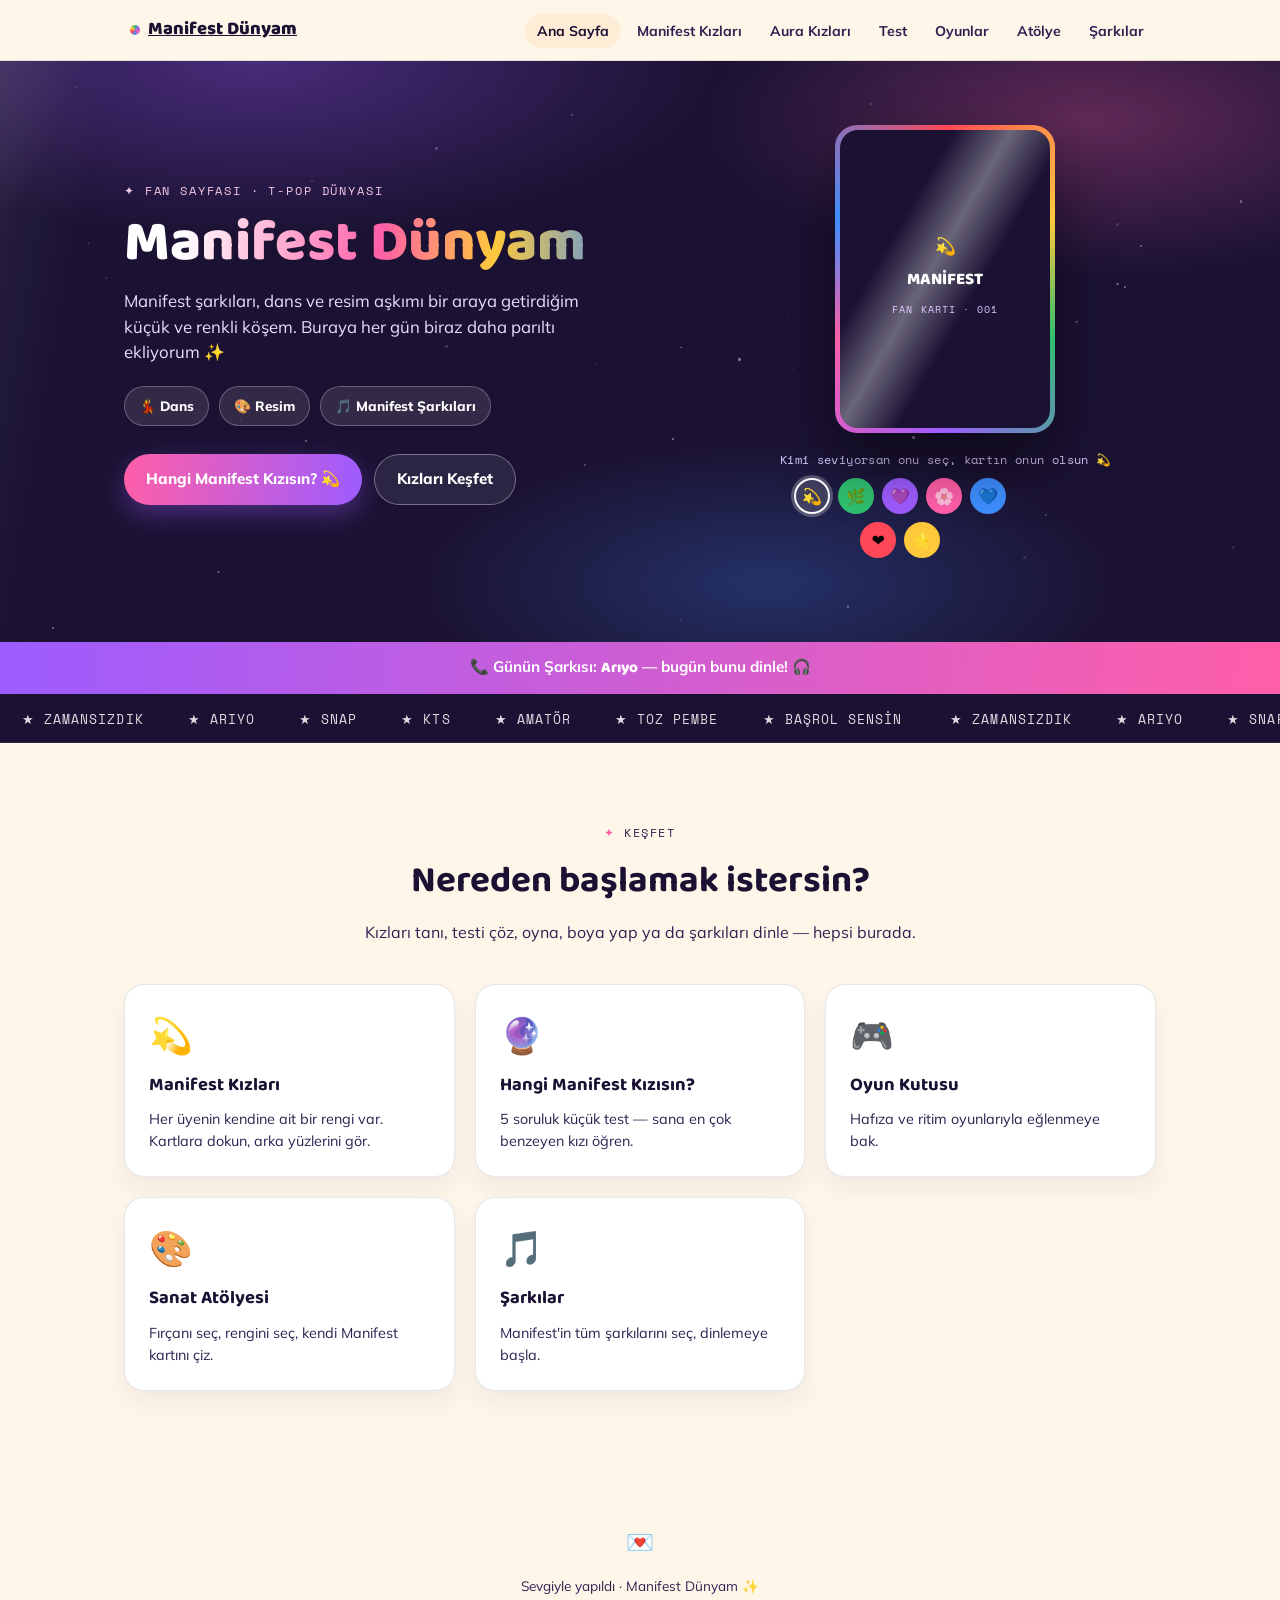
<file: index.html>
<!DOCTYPE html>
<html lang="tr">
<head>
  <meta charset="UTF-8" />
  <meta name="viewport" content="width=device-width, initial-scale=1.0" />
  <meta name="google-site-verification" content="Minl5_PTu8Tn71j3b0nVA_zGOvKFvpDJqazNSo-Y3tg" />
  <title>Manifest Dünyam ✨</title>
  <meta name="description" content="Manifest şarkıları, dans ve resim aşkımı bir araya getirdiğim renkli fan köşem." />
  <link rel="canonical" href="https://manifest.hilalsay.com.tr/" />
  <meta name="robots" content="index, follow" />
  <meta property="og:type" content="website" />
  <meta property="og:site_name" content="Manifest Dünyam" />
  <meta property="og:locale" content="tr_TR" />
  <meta property="og:title" content="Manifest Dünyam" />
  <meta property="og:description" content="Manifest şarkıları, dans ve resim aşkımı bir araya getirdiğim renkli fan köşem." />
  <meta property="og:url" content="https://manifest.hilalsay.com.tr/" />
  <meta property="og:image" content="https://manifest.hilalsay.com.tr/img/og-image.png" />
  <meta property="og:image:width" content="1200" />
  <meta property="og:image:height" content="630" />
  <meta property="og:image:alt" content="Manifest Dünyam — fan sayfası" />
  <meta name="twitter:card" content="summary_large_image" />
  <meta name="twitter:image" content="https://manifest.hilalsay.com.tr/img/og-image.png" />
  <link rel="icon" href="data:image/svg+xml,<svg xmlns=%22http://www.w3.org/2000/svg%22 viewBox=%220 0 100 100%22><text y=%22.9em%22 font-size=%2290%22>💫</text></svg>" />
  <link rel="stylesheet" href="css/style.css" />
  <link rel="preconnect" href="https://fonts.googleapis.com" />
  <link rel="preconnect" href="https://fonts.gstatic.com" crossorigin />
  <link href="https://fonts.googleapis.com/css2?family=Baloo+2:wght@500;700;800&family=Mulish:wght@400;600;700;800&family=Space+Mono:wght@400;700&display=swap" rel="stylesheet" />
  <script type="application/ld+json">
  {
    "@context": "https://schema.org",
    "@type": "WebSite",
    "name": "Manifest Dünyam",
    "url": "https://manifest.hilalsay.com.tr/",
    "description": "Manifest şarkıları, dans ve resim aşkımı bir araya getirdiğim renkli fan köşem.",
    "inLanguage": "tr"
  }
  </script>
</head>
<body>
  <main>
    <!-- ================= HERO ================= -->
    <section class="hero">
      <div class="stars" id="stars"></div>
      <div class="wrap">
        <div>
          <div class="hero-eyebrow">✦ Fan sayfası · T-Pop dünyası</div>
          <h1>Manifest Dünyam</h1>
          <p class="hero-sub">Manifest şarkıları, dans ve resim aşkımı bir araya getirdiğim küçük ve renkli köşem. Buraya her gün biraz daha parıltı ekliyorum ✨</p>
          <div class="badges">
            <span class="badge">💃 Dans</span>
            <span class="badge">🎨 Resim</span>
            <span class="badge">🎵 Manifest Şarkıları</span>
          </div>
          <div class="cta-row">
            <a href="test.html" class="btn btn-primary">Hangi Manifest Kızısın? 💫</a>
            <a href="kizlar.html" class="btn btn-ghost">Kızları Keşfet</a>
          </div>
        </div>
        <div class="hero-card-stage">
          <div class="mini-card" id="favCard">
            <div class="mini-card-inner">
              <span class="mini-card-emoji" id="favCardEmoji">💫</span>
              <span id="favCardName">MANİFEST</span>
              <small id="favCardSub">FAN KARTI · 001</small>
            </div>
          </div>
          <div class="member-picker-wrap">
            <p class="member-picker-label">Kimi seviyorsan onu seç, kartın onun olsun 💫</p>
            <div class="member-picker" id="memberPicker" aria-label="Favori Manifest üyeni seç"></div>
          </div>
        </div>
      </div>
    </section>

    <div class="song-banner" id="songBanner">🎵 Günün Şarkısı: <strong>…</strong></div>

    <div class="marquee">
      <div class="marquee-track" id="marqueeTrack">
        <span>★ ZAMANSIZDIK</span><span>★ ARIYO</span><span>★ SNAP</span><span>★ KTS</span><span>★ AMATÖR</span><span>★ TOZ PEMBE</span><span>★ BAŞROL SENSİN</span>
        <span>★ ZAMANSIZDIK</span><span>★ ARIYO</span><span>★ SNAP</span><span>★ KTS</span><span>★ AMATÖR</span><span>★ TOZ PEMBE</span><span>★ BAŞROL SENSİN</span>
      </div>
    </div>

    <!-- ================= HUB ================= -->
    <section class="block">
      <div class="wrap">
        <div class="block-head">
          <span class="eyebrow">Keşfet</span>
          <h2>Nereden başlamak istersin?</h2>
          <p>Kızları tanı, testi çöz, oyna, boya yap ya da şarkıları dinle — hepsi burada.</p>
        </div>

        <div class="hub-grid">
          <a class="hub-card" href="kizlar.html">
            <span class="icon">💫</span>
            <h3>Manifest Kızları</h3>
            <p>Her üyenin kendine ait bir rengi var. Kartlara dokun, arka yüzlerini gör.</p>
          </a>
          <a class="hub-card" href="test.html">
            <span class="icon">🔮</span>
            <h3>Hangi Manifest Kızısın?</h3>
            <p>5 soruluk küçük test — sana en çok benzeyen kızı öğren.</p>
          </a>
          <a class="hub-card" href="oyunlar.html">
            <span class="icon">🎮</span>
            <h3>Oyun Kutusu</h3>
            <p>Hafıza ve ritim oyunlarıyla eğlenmeye bak.</p>
          </a>
          <a class="hub-card" href="atolye.html">
            <span class="icon">🎨</span>
            <h3>Sanat Atölyesi</h3>
            <p>Fırçanı seç, rengini seç, kendi Manifest kartını çiz.</p>
          </a>
          <a class="hub-card" href="sarkilar.html">
            <span class="icon">🎵</span>
            <h3>Şarkılar</h3>
            <p>Manifest'in tüm şarkılarını seç, dinlemeye başla.</p>
          </a>
        </div>
      </div>
    </section>
  </main>

  <script src="js/data.js"></script>
  <script src="js/common.js"></script>
  <script src="js/home.js"></script>
</body>
</html>
</file>
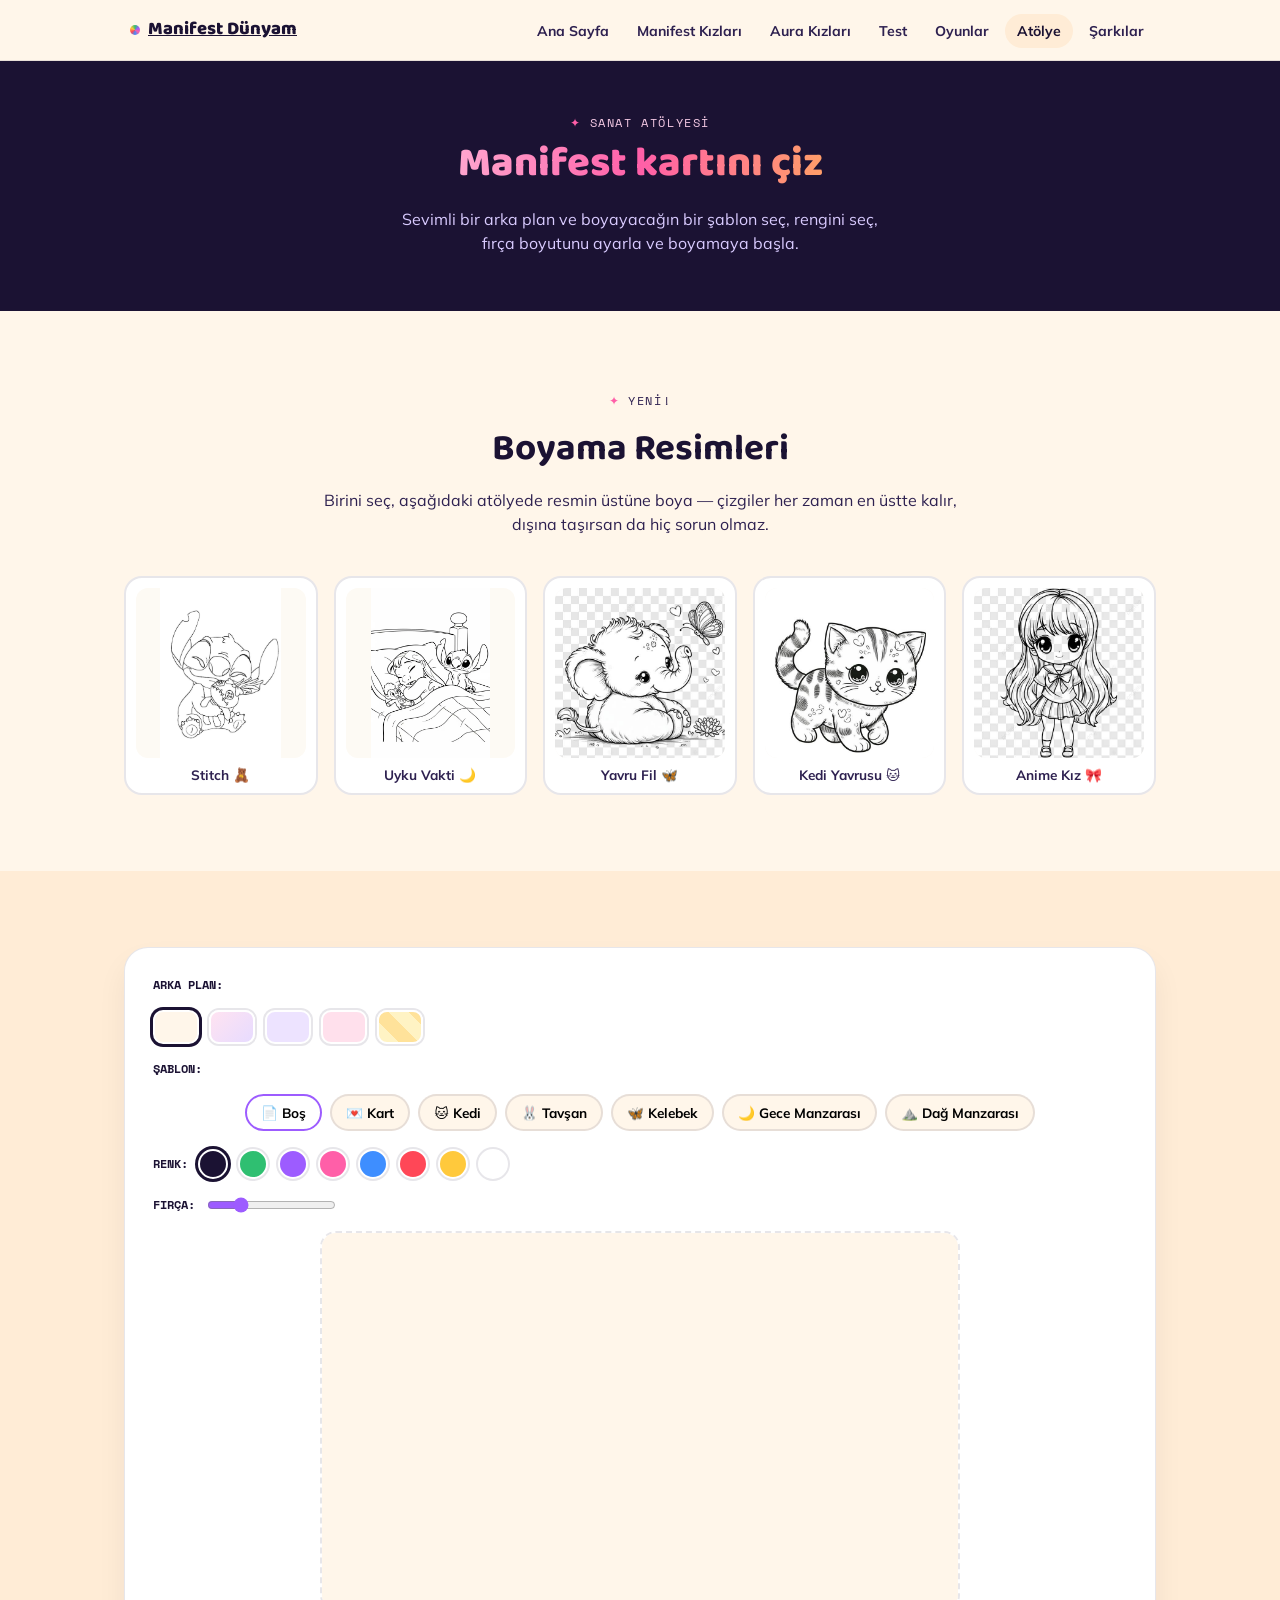
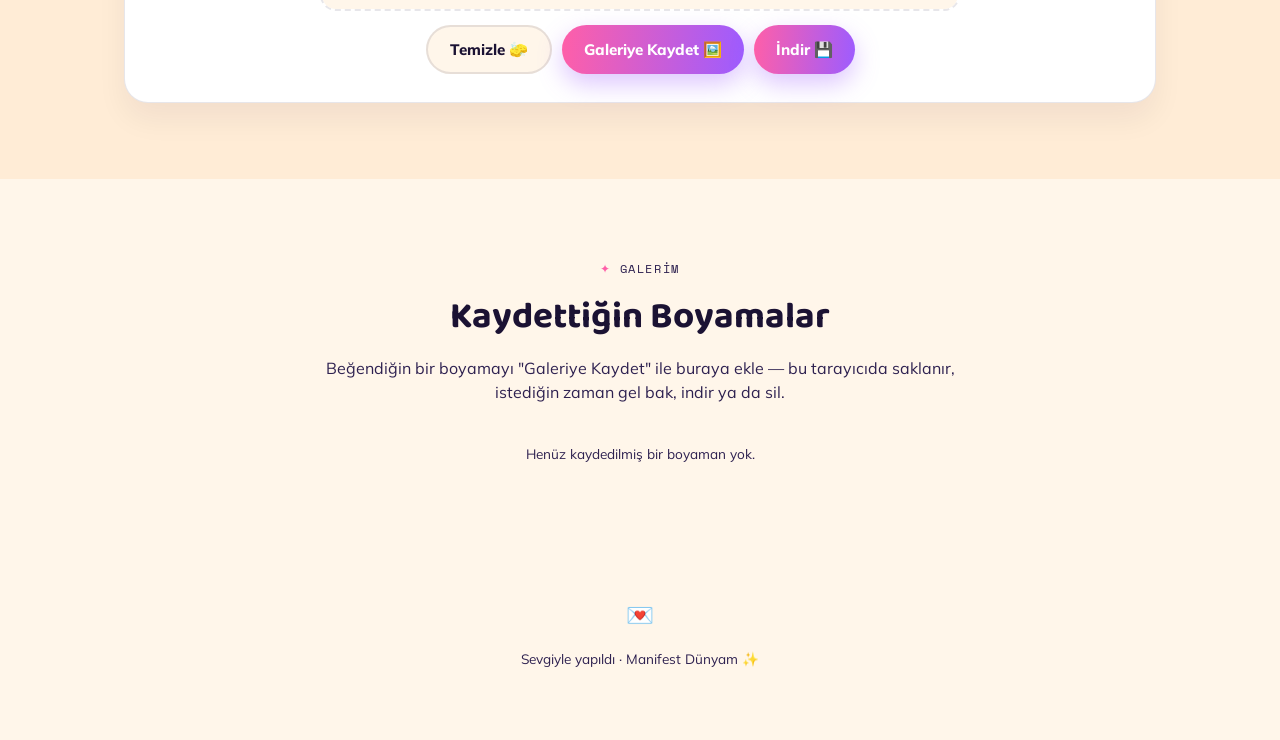
<file: atolye.html>
<!DOCTYPE html>
<html lang="tr">
<head>
  <meta charset="UTF-8" />
  <meta name="viewport" content="width=device-width, initial-scale=1.0" />
  <title>Sanat Atölyesi | Manifest Dünyam</title>
  <meta name="description" content="Sevimli bir arka plan ve şablon (kedi, tavşan, kelebek, manzara...) seç, renk seç, fırça boyutunu ayarla ve kendi Manifest kartını boya. Boyanı indir, paylaş." />
  <link rel="canonical" href="https://manifest.hilalsay.com.tr/atolye.html" />
  <meta name="robots" content="index, follow" />
  <meta property="og:type" content="website" />
  <meta property="og:site_name" content="Manifest Dünyam" />
  <meta property="og:locale" content="tr_TR" />
  <meta property="og:title" content="Manifest Sanat Atölyesi" />
  <meta property="og:description" content="Sevimli bir arka plan ve şablon seç, renk seç ve kendi Manifest kartını boya." />
  <meta property="og:url" content="https://manifest.hilalsay.com.tr/atolye.html" />
  <meta property="og:image" content="https://manifest.hilalsay.com.tr/img/og-image.png" />
  <meta property="og:image:width" content="1200" />
  <meta property="og:image:height" content="630" />
  <meta property="og:image:alt" content="Manifest Dünyam — fan sayfası" />
  <meta name="twitter:card" content="summary_large_image" />
  <meta name="twitter:image" content="https://manifest.hilalsay.com.tr/img/og-image.png" />
  <link rel="icon" href="data:image/svg+xml,<svg xmlns=%22http://www.w3.org/2000/svg%22 viewBox=%220 0 100 100%22><text y=%22.9em%22 font-size=%2290%22>💫</text></svg>" />
  <link rel="stylesheet" href="css/style.css" />
  <link rel="preconnect" href="https://fonts.googleapis.com" />
  <link rel="preconnect" href="https://fonts.gstatic.com" crossorigin />
  <link href="https://fonts.googleapis.com/css2?family=Baloo+2:wght@500;700;800&family=Mulish:wght@400;600;700;800&family=Space+Mono:wght@400;700&display=swap" rel="stylesheet" />
</head>
<body>
  <main>
    <section class="page-hero">
      <div class="wrap">
        <span class="eyebrow" style="color:#F4C9E4;">Sanat Atölyesi</span>
        <h1>Manifest kartını çiz</h1>
        <p>Sevimli bir arka plan ve boyayacağın bir şablon seç, rengini seç, fırça boyutunu ayarla ve boyamaya başla.</p>
      </div>
    </section>

    <section class="block">
      <div class="wrap">
        <div class="block-head">
          <span class="eyebrow">Yeni!</span>
          <h2>Boyama Resimleri</h2>
          <p>Birini seç, aşağıdaki atölyede resmin üstüne boya — çizgiler her zaman en üstte kalır, dışına taşırsan da hiç sorun olmaz.</p>
        </div>
        <div class="coloring-grid" id="coloringGrid">
          <button type="button" class="coloring-card" data-tpl-key="stitch-scrump">
            <img src="img/coloring/stitch-scrump.jpg" alt="Stitch oyuncağına sarılıyor boyama sayfası" loading="lazy" />
            <span>Stitch 🧸</span>
          </button>
          <button type="button" class="coloring-card" data-tpl-key="stitch-uyku">
            <img src="img/coloring/stitch-uyku.webp" alt="Lilo uyuyor, Stitch nöbet tutuyor boyama sayfası" loading="lazy" />
            <span>Uyku Vakti 🌙</span>
          </button>
          <button type="button" class="coloring-card" data-tpl-key="fil-kelebek">
            <img src="img/coloring/fil-kelebek.jpg" alt="Yavru fil ve kelebek boyama sayfası" loading="lazy" />
            <span>Yavru Fil 🦋</span>
          </button>
          <button type="button" class="coloring-card" data-tpl-key="kedi-yavrusu">
            <img src="img/coloring/kedi-yavrusu.jpg" alt="Sevimli kedi yavrusu boyama sayfası" loading="lazy" />
            <span>Kedi Yavrusu 🐱</span>
          </button>
          <button type="button" class="coloring-card" data-tpl-key="anime-kiz">
            <img src="img/coloring/anime-kiz.jpg" alt="Anime kız boyama sayfası" loading="lazy" />
            <span>Anime Kız 🎀</span>
          </button>
        </div>
      </div>
    </section>

    <section class="block" style="background:var(--paper-alt);">
      <div class="wrap">
        <div class="game-panel">
          <div class="paint-toolbar">
            <span style="font-family:var(--mono); font-size:0.75rem; font-weight:700;">ARKA PLAN:</span>
          </div>
          <div class="paint-toolbar" id="bgToolbar"></div>

          <div class="paint-toolbar">
            <span style="font-family:var(--mono); font-size:0.75rem; font-weight:700;">ŞABLON:</span>
          </div>
          <div class="song-picker" id="tplToolbar" aria-label="Boyama şablonları"></div>

          <div class="paint-toolbar" id="paintToolbar">
            <span style="font-family:var(--mono); font-size:0.75rem; font-weight:700;">RENK:</span>
          </div>
          <div class="paint-toolbar">
            <span style="font-family:var(--mono); font-size:0.75rem; font-weight:700;">FIRÇA:</span>
            <input type="range" min="2" max="28" value="8" id="brushSize" />
          </div>
          <div class="paint-stage">
            <canvas id="paintCanvas" width="640" height="380"></canvas>
            <canvas id="lineArtCanvas" width="640" height="380"></canvas>
          </div>
          <div class="paint-actions">
            <button class="btn btn-ghost" style="background:var(--paper); color:var(--ink); border:2px solid var(--card-line);" id="clearCanvas">Temizle 🧽</button>
            <button class="btn btn-primary" id="saveToGallery">Galeriye Kaydet 🖼️</button>
            <button class="btn btn-primary" id="downloadCanvas">İndir 💾</button>
          </div>
        </div>
      </div>
    </section>

    <section class="block">
      <div class="wrap">
        <div class="block-head">
          <span class="eyebrow">Galerim</span>
          <h2>Kaydettiğin Boyamalar</h2>
          <p>Beğendiğin bir boyamayı "Galeriye Kaydet" ile buraya ekle — bu tarayıcıda saklanır, istediğin zaman gel bak, indir ya da sil.</p>
        </div>
        <p class="arcade-hint" id="galleryEmptyMsg">Henüz kaydedilmiş bir boyaman yok.</p>
        <div class="saved-grid" id="savedGallery"></div>
      </div>
    </section>
  </main>

  <script src="js/data.js"></script>
  <script src="js/common.js"></script>
  <script src="js/atolye.js"></script>
</body>
</html>
</file>
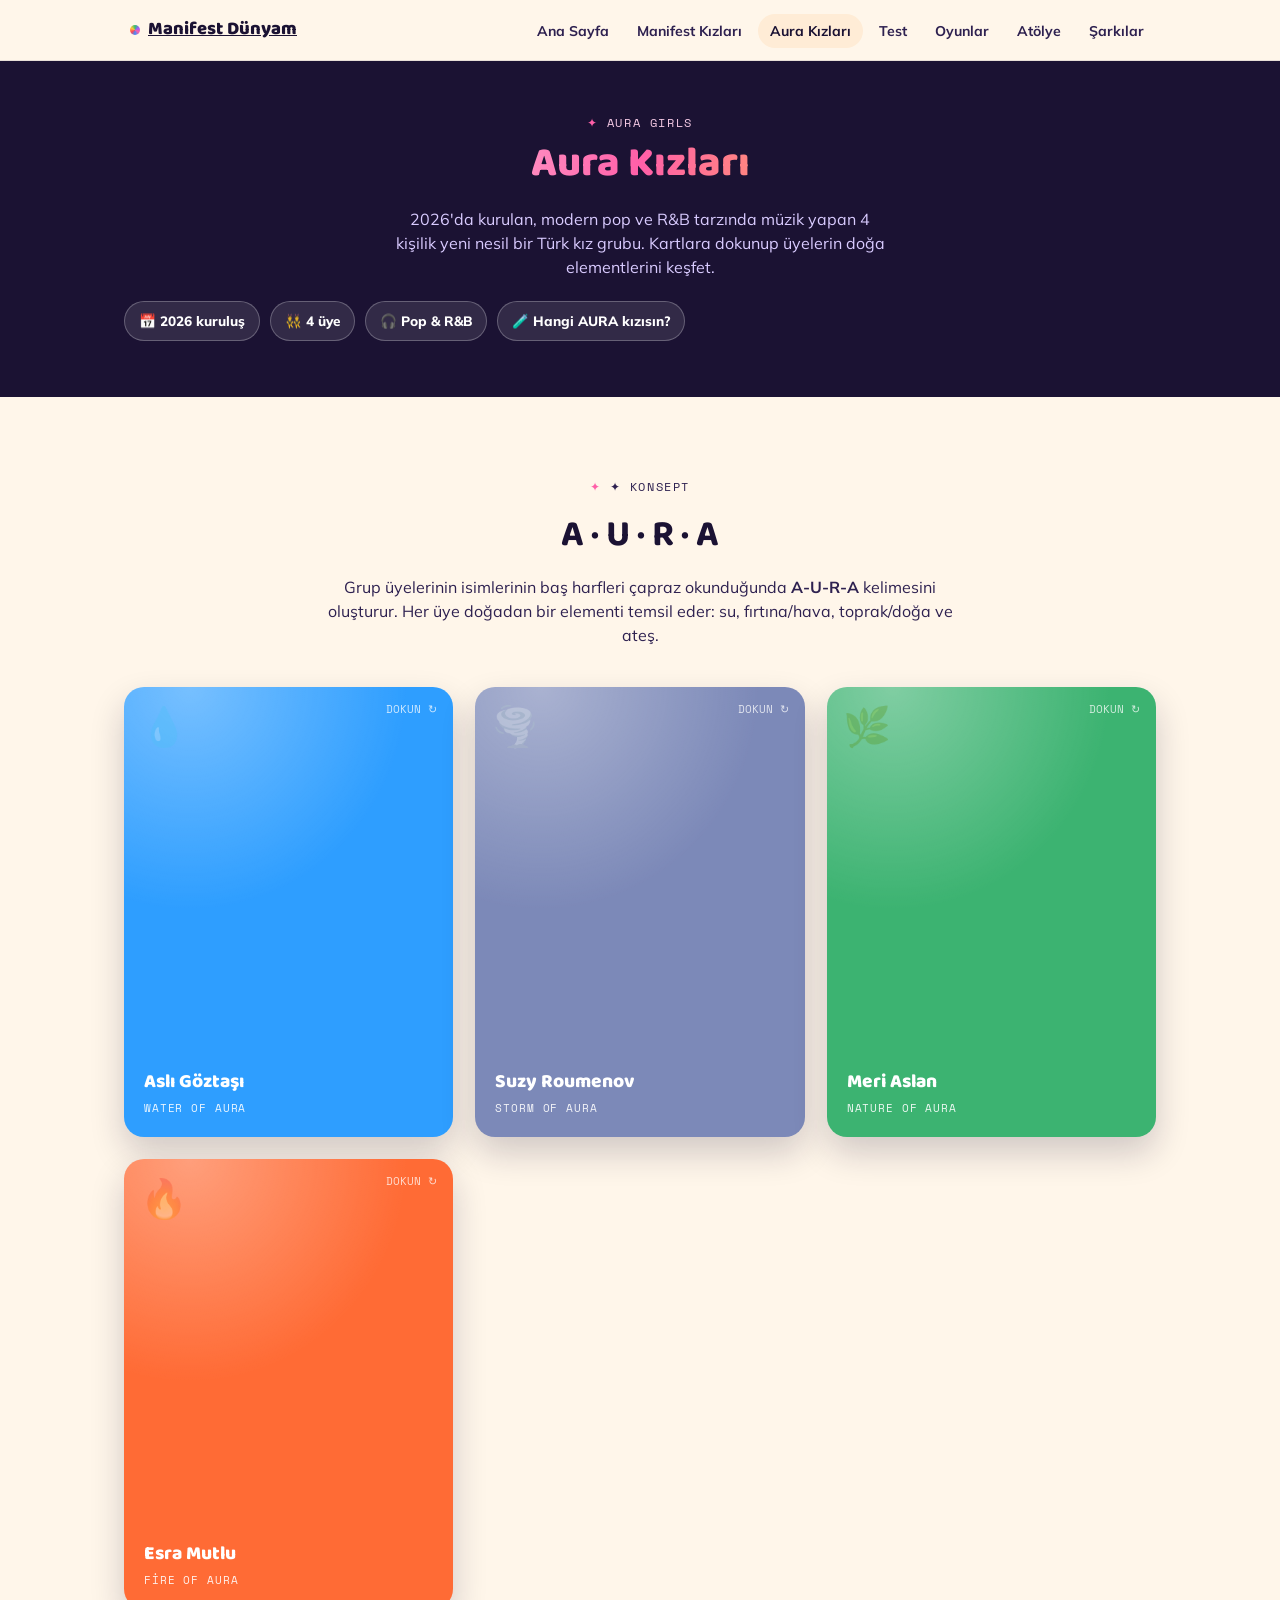
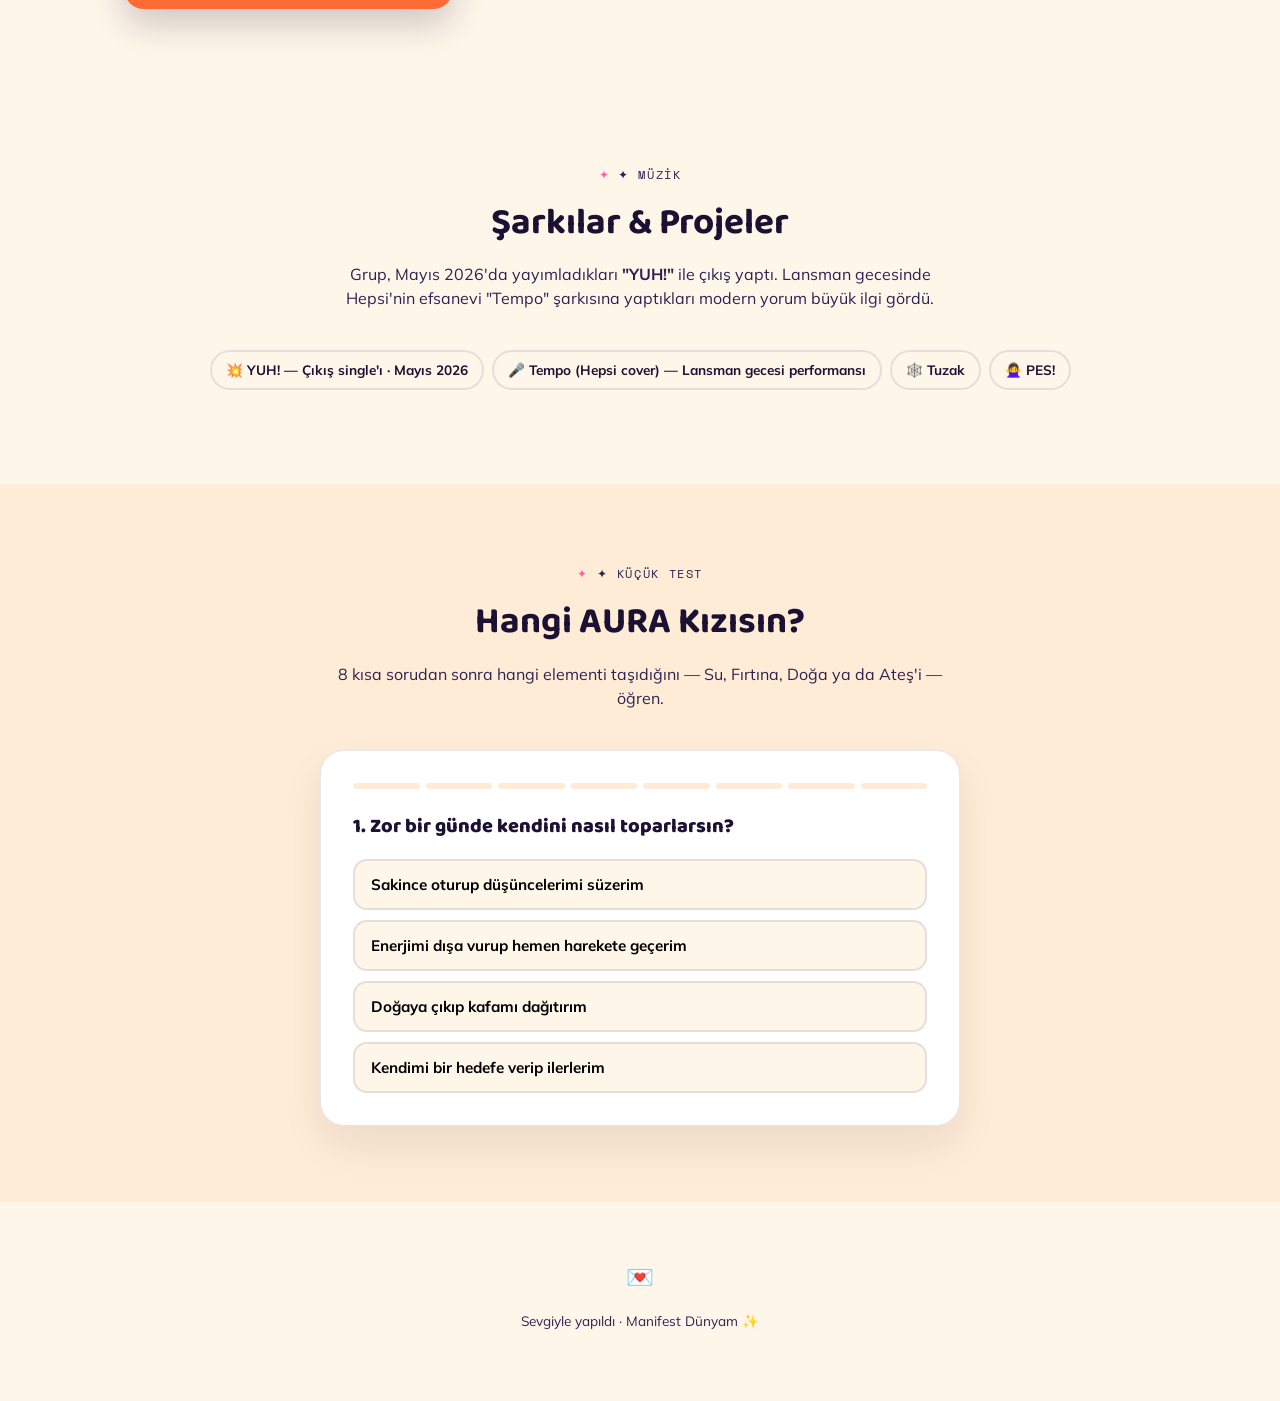
<file: aura.html>
<!DOCTYPE html>
<html lang="tr">
<head>
  <meta charset="UTF-8" />
  <meta name="viewport" content="width=device-width, initial-scale=1.0" />
  <title>Aura Kızları | Manifest Dünyam</title>
  <meta name="description" content="AURA GIRLS: 2026'da kurulan 4 kişilik yeni nesil Türk kız grubu. Üyeleri, doğa elementi konseptini ve şarkılarını keşfet." />
  <link rel="canonical" href="https://manifest.hilalsay.com.tr/aura.html" />
  <meta name="robots" content="index, follow" />
  <meta property="og:type" content="website" />
  <meta property="og:site_name" content="Manifest Dünyam" />
  <meta property="og:locale" content="tr_TR" />
  <meta property="og:title" content="Aura Kızları" />
  <meta property="og:description" content="AURA GIRLS: 2026'da kurulan 4 kişilik yeni nesil Türk kız grubu. Üyeleri ve doğa elementi konseptini keşfet." />
  <meta property="og:url" content="https://manifest.hilalsay.com.tr/aura.html" />
  <meta property="og:image" content="https://manifest.hilalsay.com.tr/img/og-image.png" />
  <meta property="og:image:width" content="1200" />
  <meta property="og:image:height" content="630" />
  <meta property="og:image:alt" content="Manifest Dünyam — fan sayfası" />
  <meta name="twitter:card" content="summary_large_image" />
  <meta name="twitter:image" content="https://manifest.hilalsay.com.tr/img/og-image.png" />
  <link rel="icon" href="data:image/svg+xml,<svg xmlns=%22http://www.w3.org/2000/svg%22 viewBox=%220 0 100 100%22><text y=%22.9em%22 font-size=%2290%22>💫</text></svg>" />
  <link rel="stylesheet" href="css/style.css" />
  <link rel="preconnect" href="https://fonts.googleapis.com" />
  <link rel="preconnect" href="https://fonts.gstatic.com" crossorigin />
  <link href="https://fonts.googleapis.com/css2?family=Baloo+2:wght@500;700;800&family=Mulish:wght@400;600;700;800&family=Space+Mono:wght@400;700&display=swap" rel="stylesheet" />
</head>
<body>
  <main>
    <section class="page-hero">
      <div class="wrap">
        <span class="eyebrow" style="color:#F4C9E4;">AURA GIRLS</span>
        <h1>Aura Kızları</h1>
        <p>2026'da kurulan, modern pop ve R&amp;B tarzında müzik yapan 4 kişilik yeni nesil bir Türk kız grubu. Kartlara dokunup üyelerin doğa elementlerini keşfet.</p>
        <div class="badges">
          <span class="badge">📅 2026 kuruluş</span>
          <span class="badge">👯 4 üye</span>
          <span class="badge">🎧 Pop &amp; R&amp;B</span>
          <a class="badge" href="#auraTest" style="text-decoration:none;">🧪 Hangi AURA kızısın?</a>
        </div>
      </div>
    </section>

    <section class="block">
      <div class="wrap">
        <div class="block-head">
          <span class="eyebrow">✦ Konsept</span>
          <h2>A · U · R · A</h2>
          <p>Grup üyelerinin isimlerinin baş harfleri çapraz okunduğunda <strong>A-U-R-A</strong> kelimesini oluşturur. Her üye doğadan bir elementi temsil eder: su, fırtına/hava, toprak/doğa ve ateş.</p>
        </div>
        <div class="members-grid" id="auraGrid"></div>
      </div>
    </section>

    <section class="block">
      <div class="wrap">
        <div class="block-head">
          <span class="eyebrow">✦ Müzik</span>
          <h2>Şarkılar &amp; Projeler</h2>
          <p>Grup, Mayıs 2026'da yayımladıkları <strong>"YUH!"</strong> ile çıkış yaptı. Lansman gecesinde Hepsi'nin efsanevi "Tempo" şarkısına yaptıkları modern yorum büyük ilgi gördü.</p>
        </div>
        <div class="song-picker" id="auraSongs" aria-label="Aura Girls şarkıları"></div>
      </div>
    </section>

    <section class="block" id="auraTest" style="background:var(--paper-alt);">
      <div class="wrap">
        <div class="block-head">
          <span class="eyebrow">✦ Küçük Test</span>
          <h2>Hangi AURA Kızısın?</h2>
          <p>8 kısa sorudan sonra hangi elementi taşıdığını — Su, Fırtına, Doğa ya da Ateş'i — öğren.</p>
        </div>
        <div class="quiz-card">
          <div class="quiz-progress" id="auraQuizProgress"></div>
          <div class="quiz-body" id="aqBody">
            <div class="q-title" id="aqTitle"></div>
            <div class="q-options" id="aqOptions"></div>
          </div>
          <div class="quiz-result" id="aqResult">
            <div class="result-badge" id="aqBadge"></div>
            <div class="result-title" id="aqTitleResult"></div>
            <p class="result-fact" id="aqFact"></p>
            <button class="btn btn-dark retake" id="aqRetake">Tekrar Çöz 🔁</button>
          </div>
        </div>
      </div>
    </section>
  </main>

  <script src="js/data.js"></script>
  <script src="js/common.js"></script>
  <script src="js/aura.js"></script>
</body>
</html>
</file>
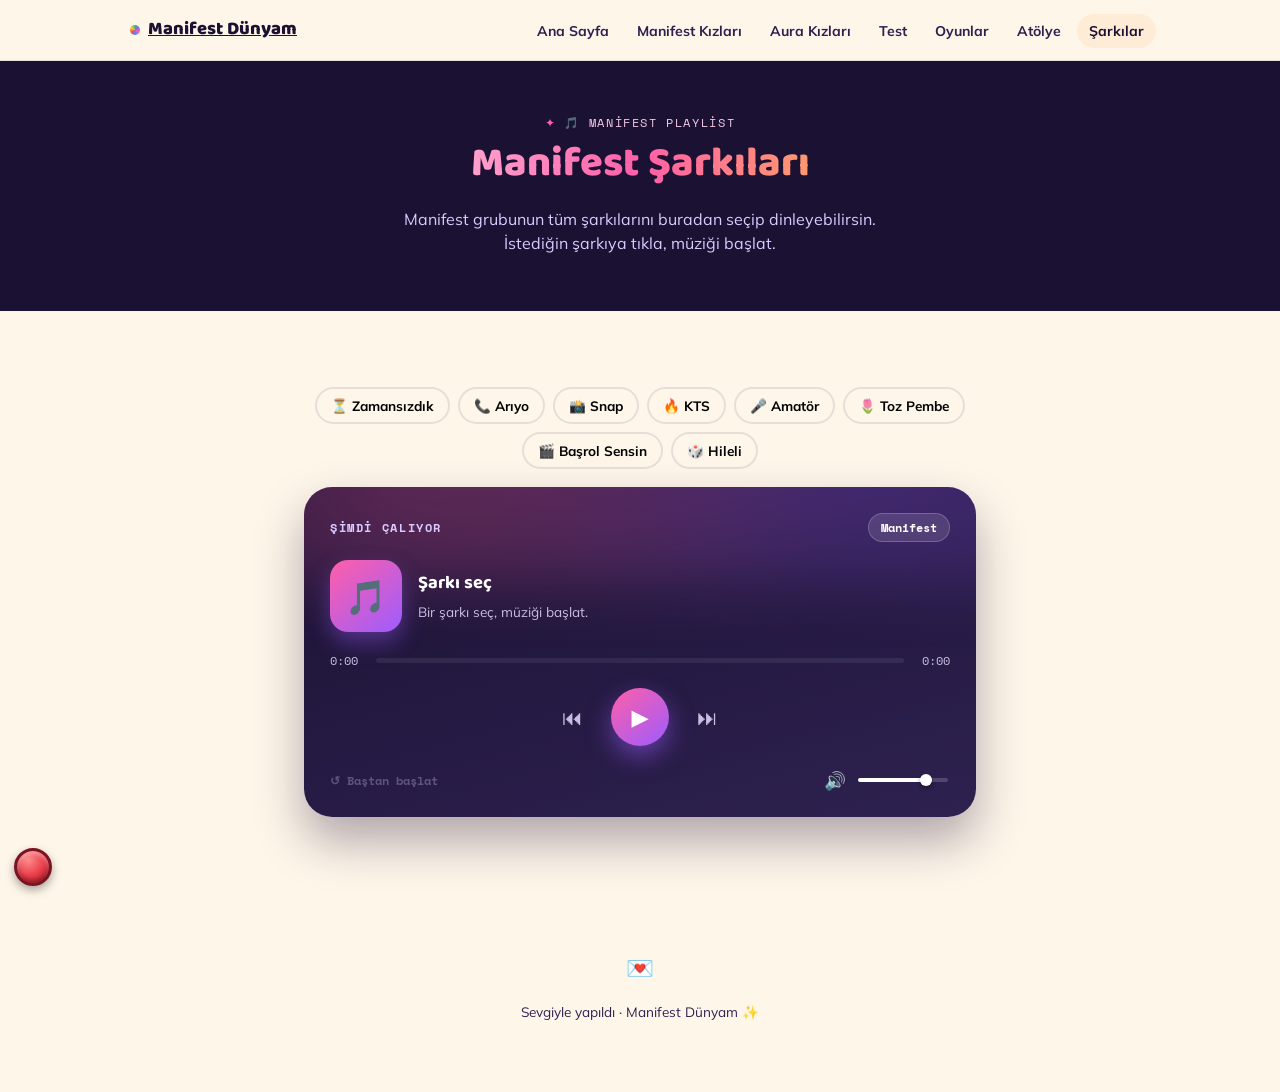
<file: kanalim.html>
<!DOCTYPE html>
<html lang="tr">
<head>
  <meta charset="UTF-8" />
  <meta http-equiv="refresh" content="0; url=sarkilar.html" />
  <link rel="canonical" href="https://manifest.hilalsay.com.tr/sarkilar.html" />
  <meta name="robots" content="noindex, follow" />
  <title>Şarkılar | Manifest Dünyam</title>
  <script>location.replace('sarkilar.html');</script>
</head>
<body>
  <p>Bu sayfa taşındı: <a href="sarkilar.html">Şarkılar sayfasına git</a>.</p>
</body>
</html>
</file>
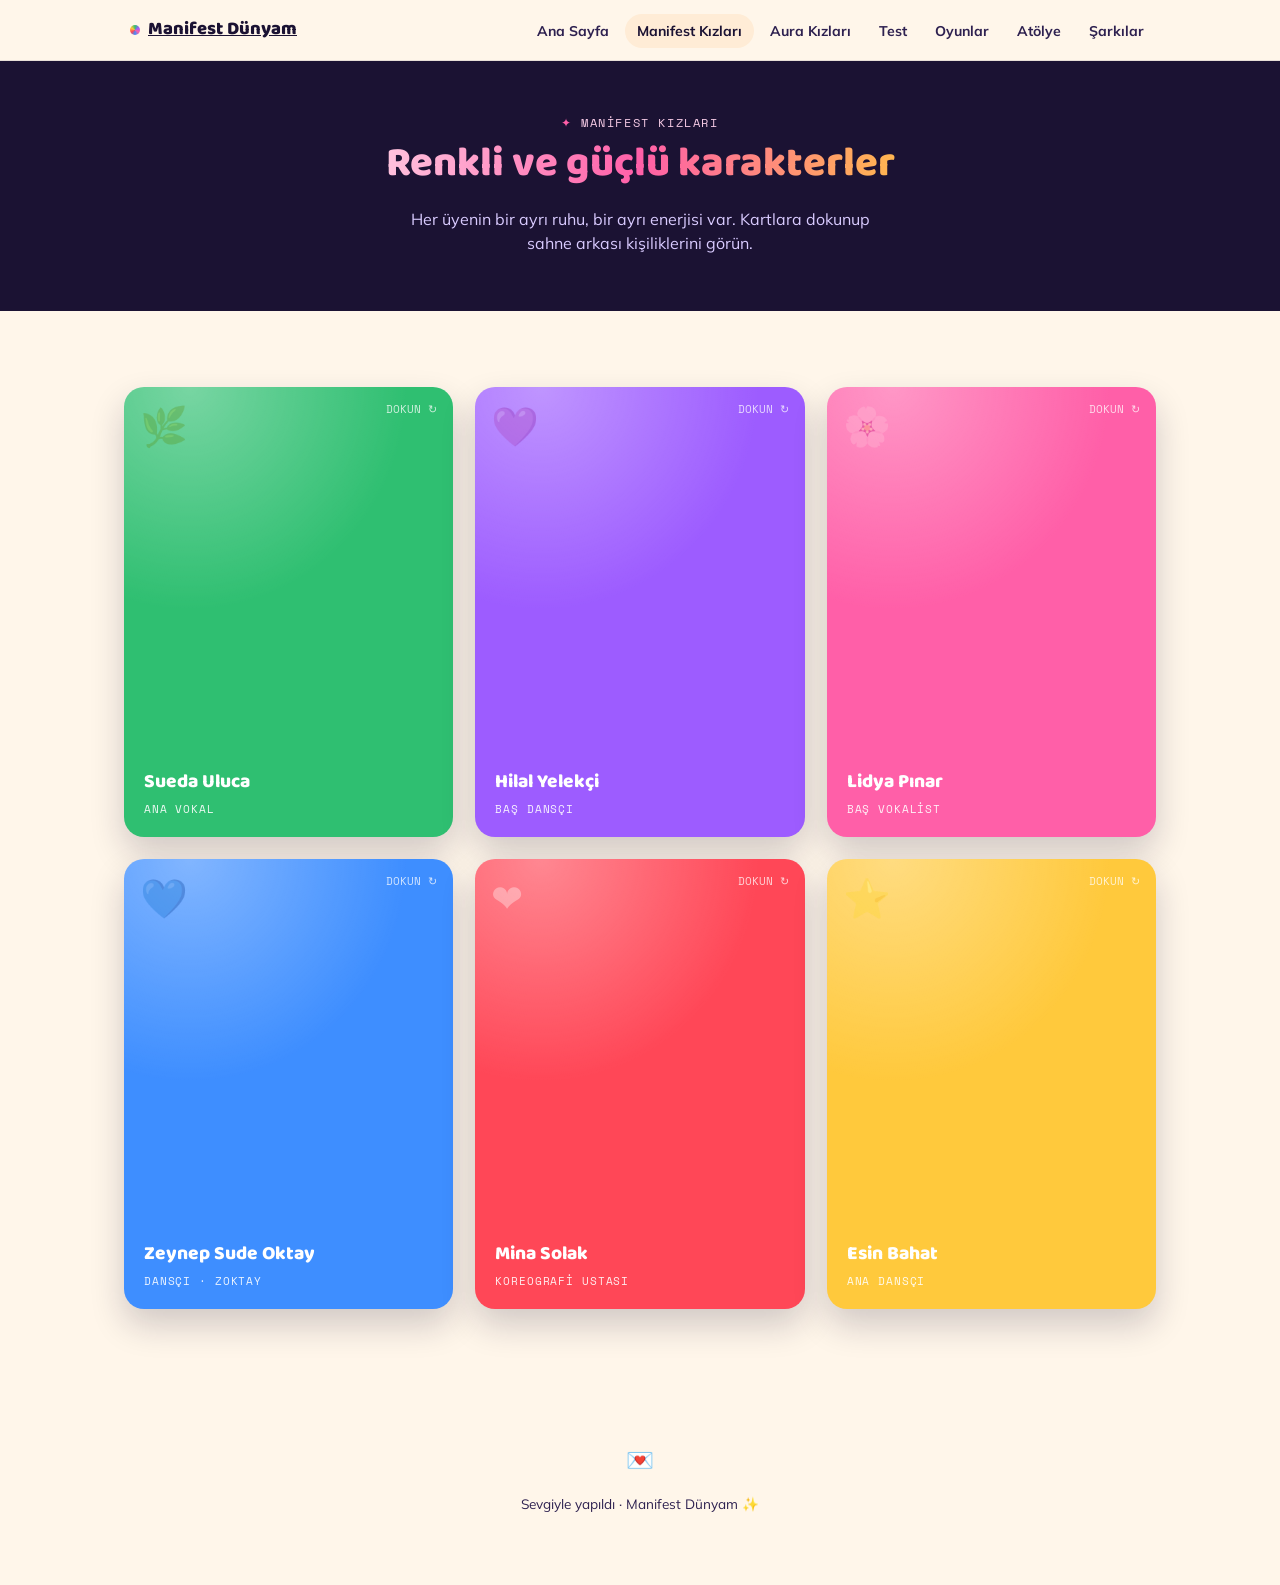
<file: kizlar.html>
<!DOCTYPE html>
<html lang="tr">
<head>
  <meta charset="UTF-8" />
  <meta name="viewport" content="width=device-width, initial-scale=1.0" />
  <title>Manifest Kızları | Manifest Dünyam</title>
  <meta name="description" content="Her üyenin bir ayrı ruhu, bir ayrı enerjisi var. Kartlara dokunup Manifest kızlarının sahne arkası kişiliklerini görün." />
  <link rel="canonical" href="https://manifest.hilalsay.com.tr/kizlar.html" />
  <meta name="robots" content="index, follow" />
  <meta property="og:type" content="website" />
  <meta property="og:site_name" content="Manifest Dünyam" />
  <meta property="og:locale" content="tr_TR" />
  <meta property="og:title" content="Manifest Kızları" />
  <meta property="og:description" content="Her üyenin bir ayrı ruhu, bir ayrı enerjisi var. Kartlara dokunup sahne arkası kişiliklerini görün." />
  <meta property="og:url" content="https://manifest.hilalsay.com.tr/kizlar.html" />
  <meta property="og:image" content="https://manifest.hilalsay.com.tr/img/og-image.png" />
  <meta property="og:image:width" content="1200" />
  <meta property="og:image:height" content="630" />
  <meta property="og:image:alt" content="Manifest Dünyam — fan sayfası" />
  <meta name="twitter:card" content="summary_large_image" />
  <meta name="twitter:image" content="https://manifest.hilalsay.com.tr/img/og-image.png" />
  <link rel="icon" href="data:image/svg+xml,<svg xmlns=%22http://www.w3.org/2000/svg%22 viewBox=%220 0 100 100%22><text y=%22.9em%22 font-size=%2290%22>💫</text></svg>" />
  <link rel="stylesheet" href="css/style.css" />
  <link rel="preconnect" href="https://fonts.googleapis.com" />
  <link rel="preconnect" href="https://fonts.gstatic.com" crossorigin />
  <link href="https://fonts.googleapis.com/css2?family=Baloo+2:wght@500;700;800&family=Mulish:wght@400;600;700;800&family=Space+Mono:wght@400;700&display=swap" rel="stylesheet" />
</head>
<body>
  <main>
    <section class="page-hero">
      <div class="wrap">
        <span class="eyebrow" style="color:#F4C9E4;">Manifest Kızları</span>
        <h1>Renkli ve güçlü karakterler</h1>
        <p>Her üyenin bir ayrı ruhu, bir ayrı enerjisi var. Kartlara dokunup sahne arkası kişiliklerini görün.</p>
      </div>
    </section>

    <section class="block">
      <div class="wrap">
        <div class="members-grid" id="membersGrid"></div>
      </div>
    </section>
  </main>

  <script src="js/data.js"></script>
  <script src="js/common.js"></script>
  <script src="js/members.js"></script>
</body>
</html>
</file>
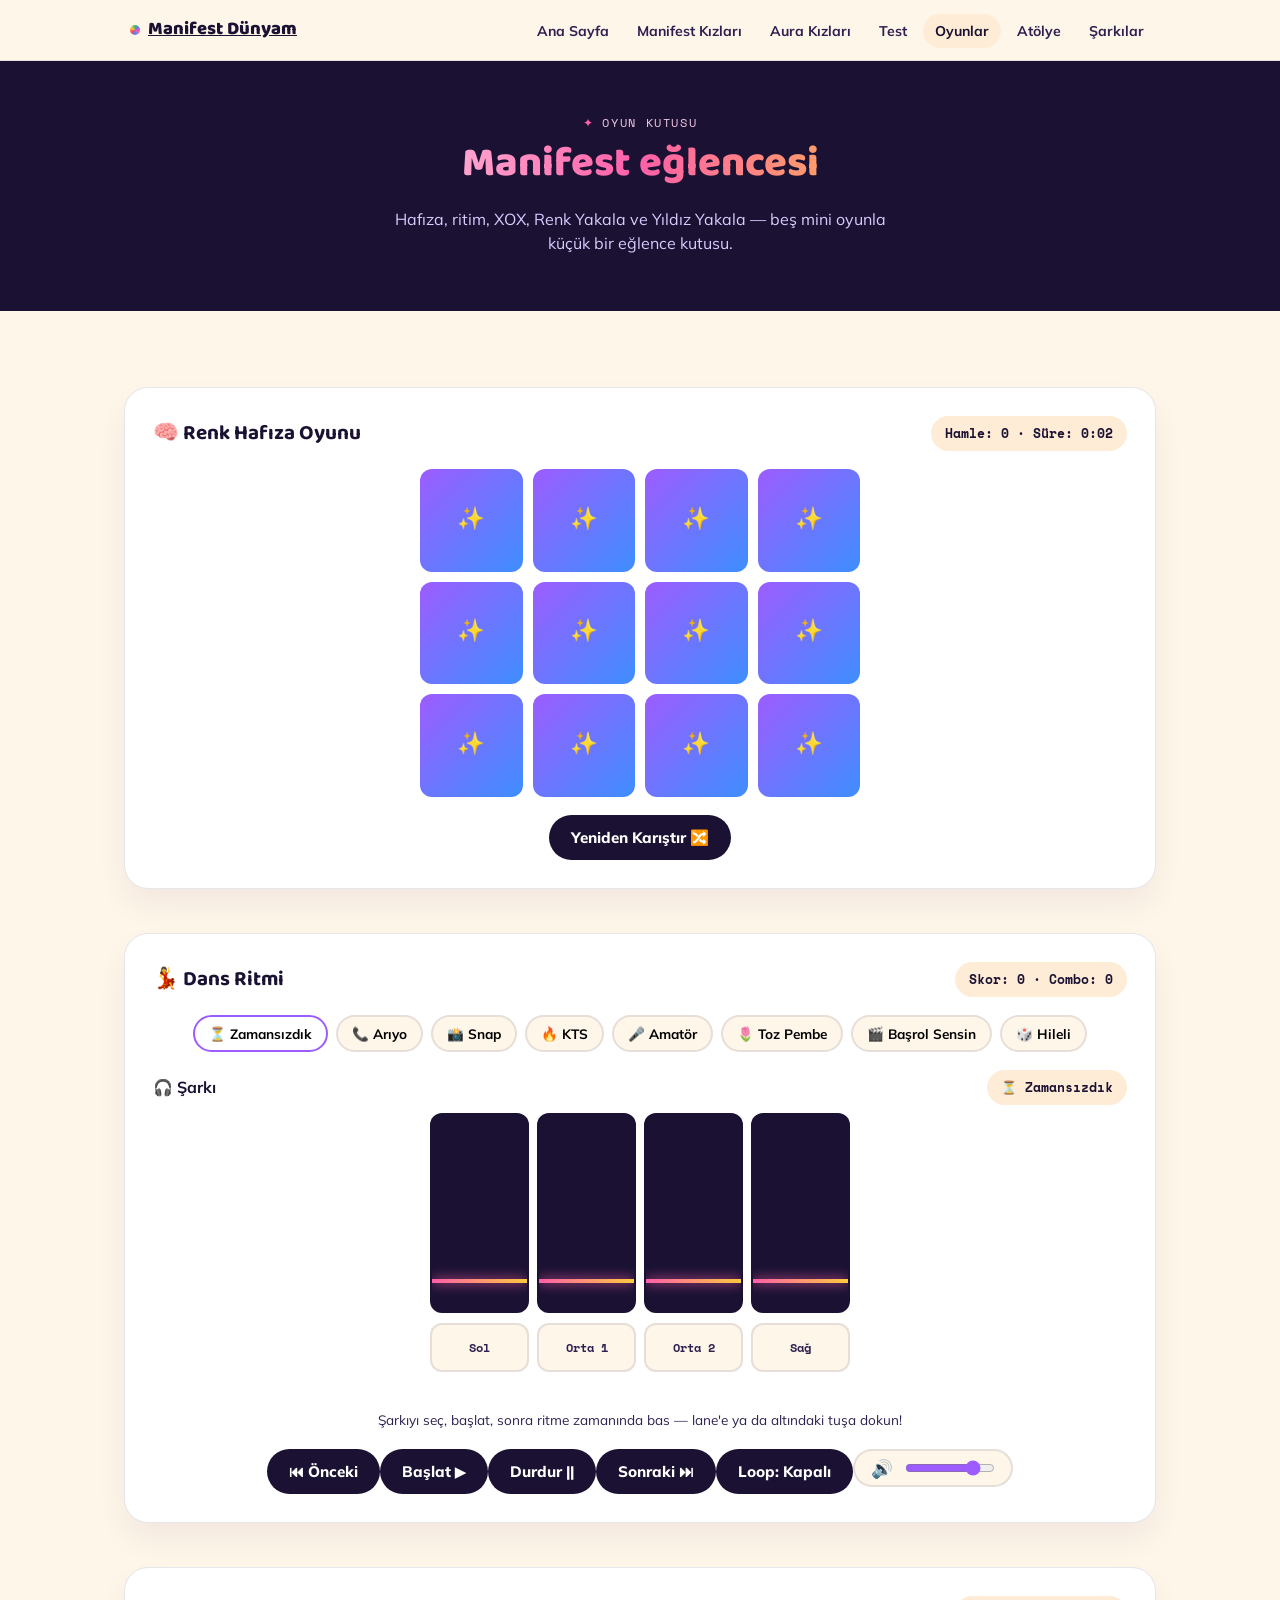
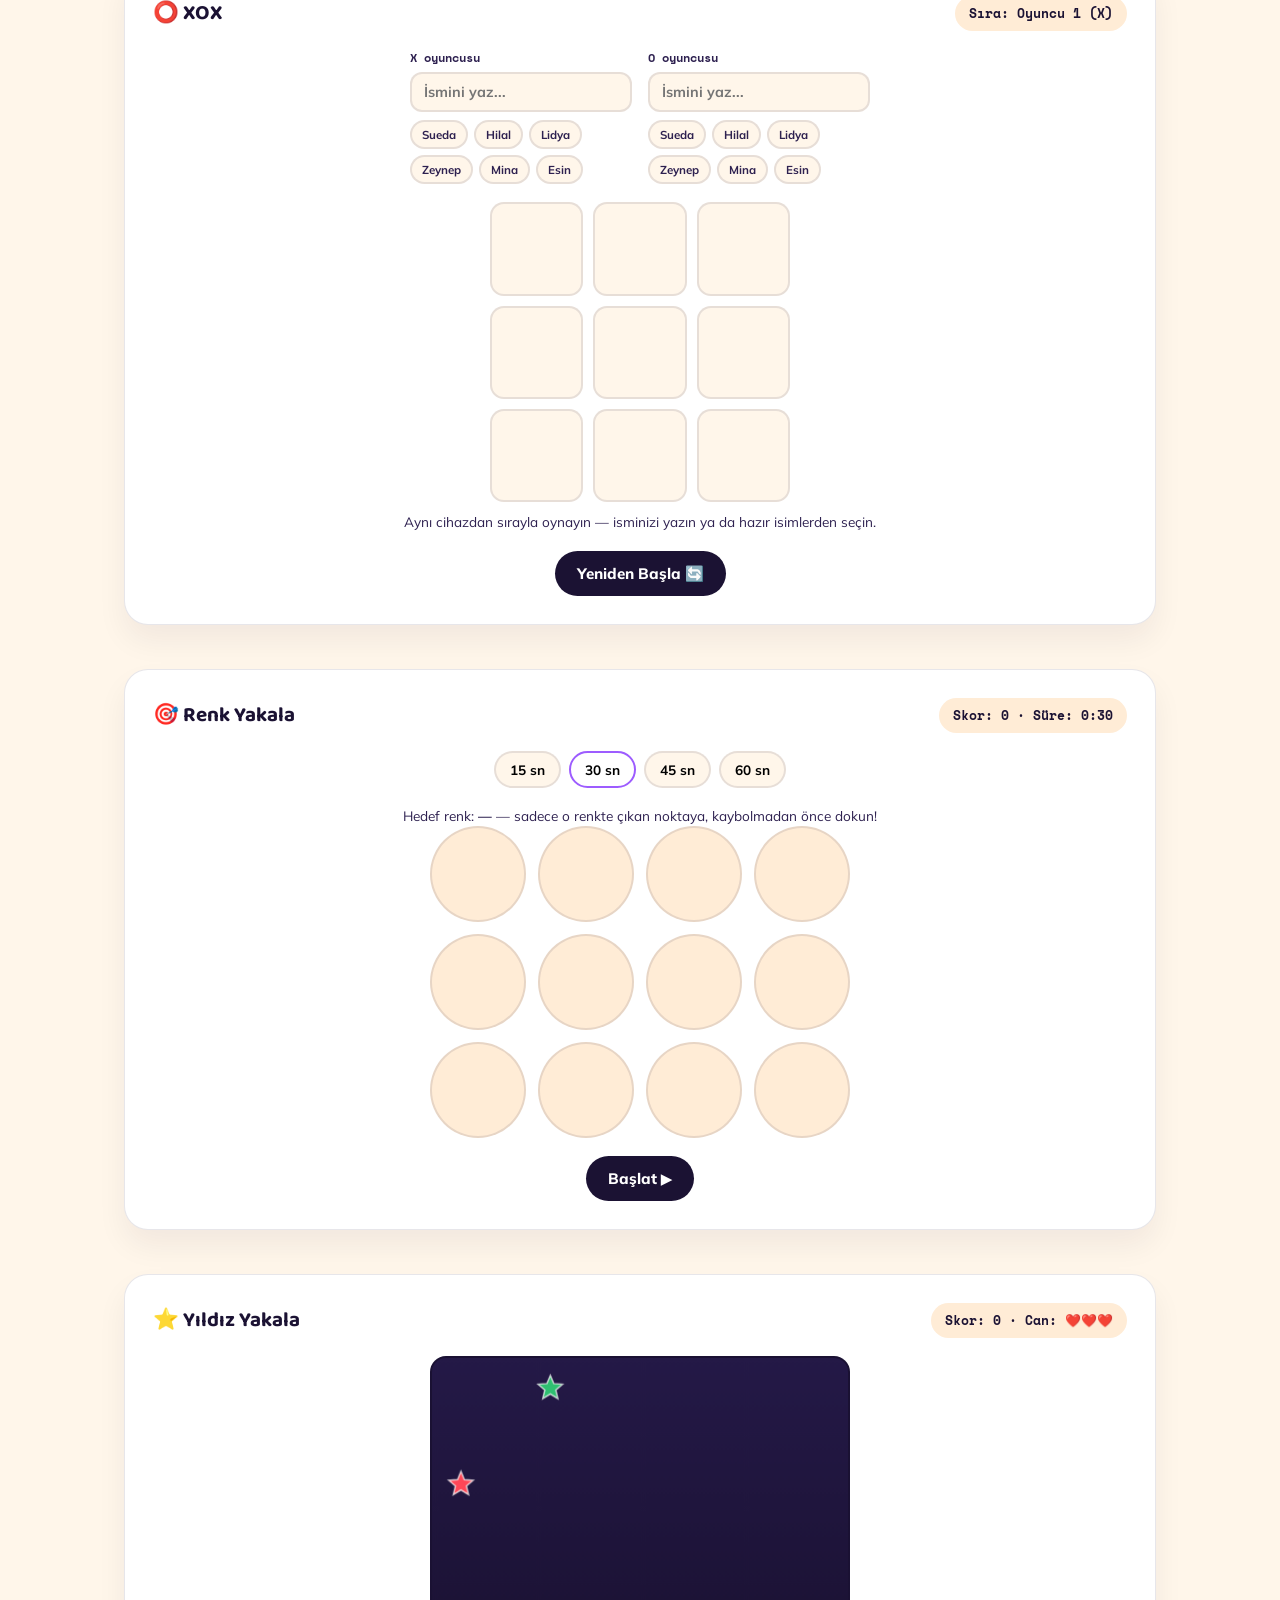
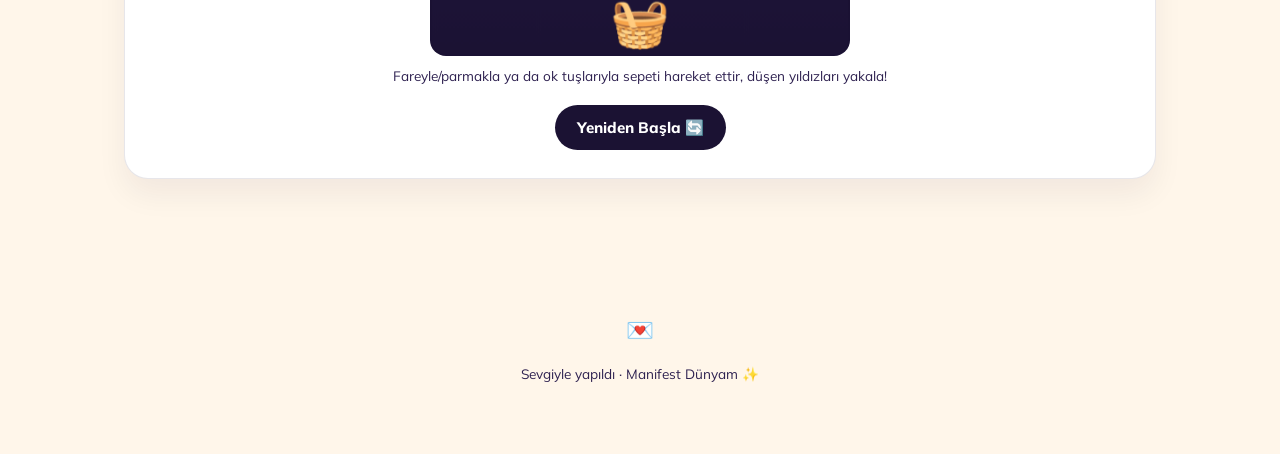
<file: oyunlar.html>
<!DOCTYPE html>
<html lang="tr">
<head>
  <meta charset="UTF-8" />
  <meta name="viewport" content="width=device-width, initial-scale=1.0" />
  <title>Oyunlar | Manifest Dünyam</title>
  <meta name="description" content="Hafıza, ritim, XOX, Renk Yakala ve Yıldız Yakala — Manifest temalı mini oyunları oyna." />
  <link rel="canonical" href="https://manifest.hilalsay.com.tr/oyunlar.html" />
  <meta name="robots" content="index, follow" />
  <meta property="og:type" content="website" />
  <meta property="og:site_name" content="Manifest Dünyam" />
  <meta property="og:locale" content="tr_TR" />
  <meta property="og:title" content="Manifest Oyunları" />
  <meta property="og:description" content="Hafıza, ritim, XOX, Renk Yakala ve Yıldız Yakala — Manifest temalı mini oyunları oyna." />
  <meta property="og:url" content="https://manifest.hilalsay.com.tr/oyunlar.html" />
  <meta property="og:image" content="https://manifest.hilalsay.com.tr/img/og-image.png" />
  <meta property="og:image:width" content="1200" />
  <meta property="og:image:height" content="630" />
  <meta property="og:image:alt" content="Manifest Dünyam — fan sayfası" />
  <meta name="twitter:card" content="summary_large_image" />
  <meta name="twitter:image" content="https://manifest.hilalsay.com.tr/img/og-image.png" />
  <link rel="icon" href="data:image/svg+xml,<svg xmlns=%22http://www.w3.org/2000/svg%22 viewBox=%220 0 100 100%22><text y=%22.9em%22 font-size=%2290%22>💫</text></svg>" />
  <link rel="stylesheet" href="css/style.css" />
  <link rel="preconnect" href="https://fonts.googleapis.com" />
  <link rel="preconnect" href="https://fonts.gstatic.com" crossorigin />
  <link href="https://fonts.googleapis.com/css2?family=Baloo+2:wght@500;700;800&family=Mulish:wght@400;600;700;800&family=Space+Mono:wght@400;700&display=swap" rel="stylesheet" />
</head>
<body>
  <main>
    <section class="page-hero">
      <div class="wrap">
        <span class="eyebrow" style="color:#F4C9E4;">Oyun Kutusu</span>
        <h1>Manifest eğlencesi</h1>
        <p>Hafıza, ritim, XOX, Renk Yakala ve Yıldız Yakala — beş mini oyunla küçük bir eğlence kutusu.</p>
      </div>
    </section>

    <section class="block">
      <div class="wrap">
        <div class="games-grid">
          <div class="game-panel">
            <div class="game-panel-head">
              <h3>🧠 Renk Hafıza Oyunu</h3>
              <span class="stat" id="memoStat">Hamle: 0 · Süre: 0:00</span>
            </div>
            <div class="memo-grid" id="memoGrid"></div>
            <p class="win-msg" id="memoWin">Harika iş! Tüm çiftleri buldun 🎉</p>
            <div class="memo-controls">
              <button class="btn btn-dark" id="memoReset">Yeniden Karıştır 🔀</button>
            </div>
          </div>

          <div class="game-panel">
            <div class="game-panel-head">
              <h3>💃 Dans Ritmi</h3>
              <span class="arcade-score" id="ritim-score">Skor: 0 · Combo: 0</span>
            </div>

            <div class="song-picker" id="ritim-song-picker" aria-label="Manifest şarkıları listesi"></div>

            <div class="game-panel-head" style="margin-top:12px; margin-bottom:8px;">
              <h4 style="margin:0; font-size:1rem;">🎧 Şarkı</h4>
              <span class="arcade-score" id="ritim-now-playing">Şarkı seç</span>
            </div>

            <div class="rhythm-wrap">
              <div class="rhythm-lanes" id="ritim-lanes"></div>
              <div class="rhythm-keys" id="ritim-tap-buttons"></div>
              <p class="rhythm-status" id="ritim-status">Hazır.</p>
            </div>
            <p class="arcade-hint">Şarkıyı seç, başlat, sonra ritme zamanında bas — lane'e ya da altındaki tuşa dokun!</p>
            <div class="memo-controls" style="flex-wrap:wrap;">
              <button class="btn btn-dark" id="ritim-prev" type="button">⏮ Önceki</button>
              <button class="btn btn-dark" id="ritim-start" type="button">Başlat ▶</button>
              <button class="btn btn-dark" id="ritim-pause" type="button">Durdur ||</button>
              <button class="btn btn-dark" id="ritim-next" type="button">Sonraki ⏭</button>
              <button class="btn btn-dark" id="ritim-loop" type="button">Loop: Kapalı</button>
              <div class="ritim-volume">
                <button type="button" class="ritim-vol-icon" id="ritim-mute" aria-label="Sesi kıs/aç">🔊</button>
                <input type="range" id="ritim-volume" min="0" max="100" value="80" aria-label="Ses düzeyi" />
              </div>
            </div>
          </div>

          <div class="game-panel">
            <div class="game-panel-head">
              <h3>⭕ XOX</h3>
              <span class="stat" id="xoxStat">Sıra: X</span>
            </div>
            <div class="xox-players">
              <div class="xox-player">
                <label for="xoxNameX">X oyuncusu</label>
                <input type="text" id="xoxNameX" placeholder="İsmini yaz..." maxlength="14" />
                <div class="xox-name-picker" id="xoxPickX" aria-label="Hazır isimler"></div>
              </div>
              <div class="xox-player">
                <label for="xoxNameO">O oyuncusu</label>
                <input type="text" id="xoxNameO" placeholder="İsmini yaz..." maxlength="14" />
                <div class="xox-name-picker" id="xoxPickO" aria-label="Hazır isimler"></div>
              </div>
            </div>
            <div class="xox-grid" id="xoxGrid"></div>
            <p class="win-msg" id="xoxWin"></p>
            <p class="arcade-hint">Aynı cihazdan sırayla oynayın — isminizi yazın ya da hazır isimlerden seçin.</p>
            <div class="memo-controls">
              <button class="btn btn-dark" id="xoxReset">Yeniden Başla 🔄</button>
            </div>
          </div>

          <div class="game-panel">
            <div class="game-panel-head">
              <h3>🎯 Renk Yakala</h3>
              <span class="arcade-score" id="renkStat">Skor: 0 · Süre: 0:30</span>
            </div>
            <div class="song-picker" id="renkDurationPicker" aria-label="Süre seç">
              <button type="button" class="song-pick" data-seconds="15">15 sn</button>
              <button type="button" class="song-pick active" data-seconds="30">30 sn</button>
              <button type="button" class="song-pick" data-seconds="45">45 sn</button>
              <button type="button" class="song-pick" data-seconds="60">60 sn</button>
            </div>
            <p class="arcade-hint">Hedef renk: <strong id="renkTarget">—</strong> — sadece o renkte çıkan noktaya, kaybolmadan önce dokun!</p>
            <div class="renk-grid" id="renkGrid"></div>
            <p class="win-msg" id="renkWin"></p>
            <div class="memo-controls">
              <button class="btn btn-dark" id="renkStart">Başlat ▶</button>
            </div>
          </div>

          <div class="game-panel">
            <div class="game-panel-head">
              <h3>⭐ Yıldız Yakala</h3>
              <span class="arcade-score" id="yildizStat">Skor: 0 · Can: ❤️❤️❤️</span>
            </div>
            <canvas class="yildiz-canvas" id="yildizCanvas" width="420" height="300"></canvas>
            <p class="arcade-hint" id="yildizHint">Fareyle/parmakla ya da ok tuşlarıyla sepeti hareket ettir, düşen yıldızları yakala!</p>
            <div class="memo-controls">
              <button class="btn btn-dark" id="yildizReset">Yeniden Başla 🔄</button>
            </div>
          </div>
        </div>
      </div>
    </section>
  </main>

  <script src="js/data.js"></script>
  <script src="js/common.js"></script>
  <script src="js/hafiza.js"></script>
  <script type="module">
    import { initRitimGame } from './js/ritim.js';
    initRitimGame();
  </script>
  <script src="js/xox.js"></script>
  <script src="js/renkyakala.js"></script>
  <script src="js/yildizyakala.js"></script>
</body>
</html>
</file>
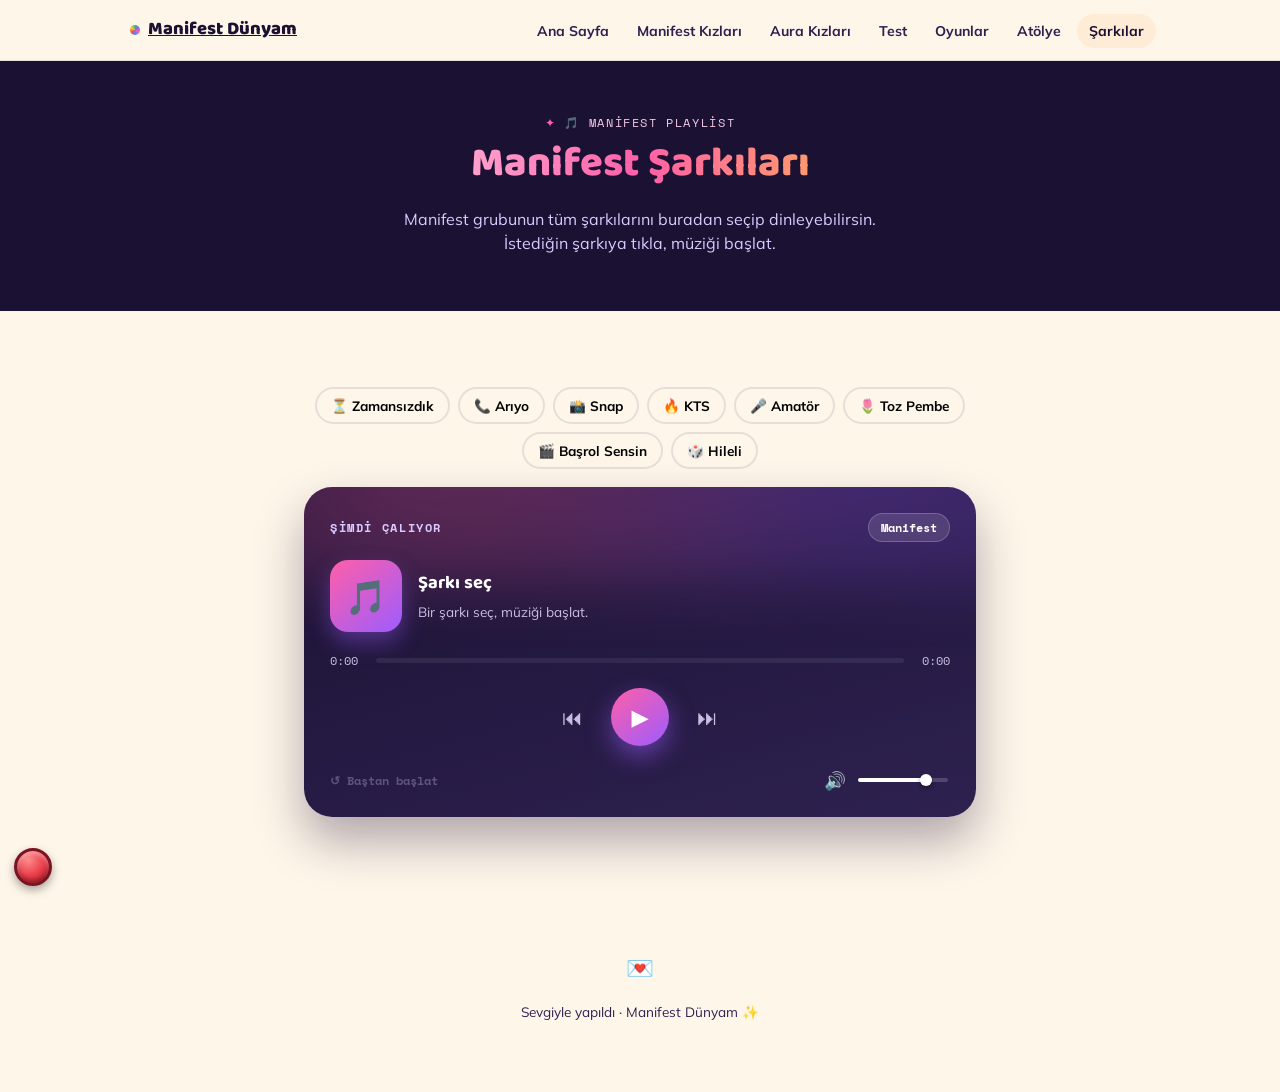
<file: sarkilar.html>
<!DOCTYPE html>
<html lang="tr">
<head>
  <meta charset="UTF-8" />
  <meta name="viewport" content="width=device-width, initial-scale=1.0" />
  <title>Şarkılar | Manifest Dünyam</title>
  <meta name="description" content="Manifest grubunun tüm şarkılarını buradan seçip dinleyebilirsin. İstediğin şarkıya tıkla, müziği başlat." />
  <link rel="canonical" href="https://manifest.hilalsay.com.tr/sarkilar.html" />
  <meta name="robots" content="index, follow" />
  <meta property="og:type" content="website" />
  <meta property="og:site_name" content="Manifest Dünyam" />
  <meta property="og:locale" content="tr_TR" />
  <meta property="og:title" content="Manifest Şarkıları" />
  <meta property="og:description" content="Manifest grubunun tüm şarkılarını buradan seçip dinleyebilirsin." />
  <meta property="og:url" content="https://manifest.hilalsay.com.tr/sarkilar.html" />
  <meta property="og:image" content="https://manifest.hilalsay.com.tr/img/og-image.png" />
  <meta property="og:image:width" content="1200" />
  <meta property="og:image:height" content="630" />
  <meta property="og:image:alt" content="Manifest Dünyam — fan sayfası" />
  <meta name="twitter:card" content="summary_large_image" />
  <meta name="twitter:image" content="https://manifest.hilalsay.com.tr/img/og-image.png" />
  <link rel="icon" href="data:image/svg+xml,<svg xmlns=%22http://www.w3.org/2000/svg%22 viewBox=%220 0 100 100%22><text y=%22.9em%22 font-size=%2290%22>💫</text></svg>" />
  <link rel="stylesheet" href="css/style.css" />
  <link rel="preconnect" href="https://fonts.googleapis.com" />
  <link rel="preconnect" href="https://fonts.gstatic.com" crossorigin />
  <link href="https://fonts.googleapis.com/css2?family=Baloo+2:wght@500;700;800&family=Mulish:wght@400;600;700;800&family=Space+Mono:wght@400;700&display=swap" rel="stylesheet" />
</head>
<body>
  <div class="mascot-wrap" id="mascotWrap" aria-hidden="true">
    <div class="mascot" id="songMascot">
      <div class="mascot-rotate" id="mascotRotate">
        <div class="mascot-wave">
          <img src="img/karakter.png" alt="Sevimli Manifest karakteri" id="mascotImg" />
        </div>
      </div>
    </div>
  </div>
  <button type="button" class="danger-btn" id="mascotToggleBtn" aria-label="Gizemli kırmızı buton"></button>

  <main>
    <section class="page-hero">
      <div class="wrap">
        <span class="eyebrow" style="color:#F4C9E4;">🎵 Manifest Playlist</span>
        <h1>Manifest Şarkıları</h1>
        <p>Manifest grubunun tüm şarkılarını buradan seçip dinleyebilirsin. İstediğin şarkıya tıkla, müziği başlat.</p>
      </div>
    </section>

    <section class="block">
      <div class="wrap rhythm-page">
        <div class="song-picker" id="manifestPlaylist" aria-label="Manifest şarkıları listesi"></div>

        <div class="spotify-player" style="margin-top:18px;">
          <div class="sp-head">
            <span class="sp-eyebrow">ŞİMDİ ÇALIYOR</span>
            <span class="sp-badge">Manifest</span>
          </div>

          <div class="sp-now">
            <div class="sp-art" id="spArt">🎵</div>
            <div class="sp-meta">
              <h3 id="nowPlaying">Şarkı seç</h3>
              <p id="songStatus">Bir şarkı seç, müziği başlat.</p>
            </div>
          </div>

          <div class="sp-progress-row">
            <span class="sp-time" id="songElapsed">0:00</span>
            <input type="range" class="sp-progress" id="songSeek" min="0" max="0" value="0" step="1" disabled aria-label="Şarkı ilerlemesi" />
            <span class="sp-time" id="songDuration">0:00</span>
          </div>

          <div class="sp-transport">
            <button type="button" class="sp-side-btn" id="prevSong" aria-label="Önceki şarkı">⏮</button>
            <button type="button" class="sp-play-btn" id="playPauseBtn" aria-label="Oynat">▶</button>
            <button type="button" class="sp-side-btn" id="nextSong" aria-label="Sonraki şarkı">⏭</button>
          </div>

          <div class="sp-bottom-row">
            <button type="button" class="sp-stop-link" id="stopSelectedSong" disabled>↺ Baştan başlat</button>
            <div class="sp-volume">
              <button type="button" class="sp-vol-icon" id="volumeIcon" aria-label="Sesi aç/kapat">🔊</button>
              <input type="range" class="sp-vol-slider" id="songVolume" min="0" max="100" value="80" aria-label="Ses düzeyi" />
            </div>
          </div>
        </div>
      </div>
    </section>
  </main>

  <script src="js/data.js"></script>
  <script src="js/common.js"></script>
  <script src="js/mascot.js"></script>
  <script>
    (function () {
      const playlist = Array.isArray(TRACKS) ? TRACKS : [];
      const root = document.getElementById('manifestPlaylist');
      const nowPlaying = document.getElementById('nowPlaying');
      const songStatus = document.getElementById('songStatus');
      const playPauseBtn = document.getElementById('playPauseBtn');
      const prevBtn = document.getElementById('prevSong');
      const nextBtn = document.getElementById('nextSong');
      const stopBtn = document.getElementById('stopSelectedSong');
      const seekInput = document.getElementById('songSeek');
      const elapsedLabel = document.getElementById('songElapsed');
      const durationLabel = document.getElementById('songDuration');
      const volumeInput = document.getElementById('songVolume');
      const volumeIcon = document.getElementById('volumeIcon');
      const spArt = document.getElementById('spArt');

      if (!root || !playlist.length) return;

      const audio = new Audio();
      audio.preload = 'none';
      audio.volume = Number(volumeInput.value) / 100;
      let selectedTrack = null;
      let isSeeking = false;
      let volumeBeforeMute = Number(volumeInput.value);

      function setSeekProgress() {
        const max = Number(seekInput.max) || 0;
        const pct = max ? (Number(seekInput.value) / max) * 100 : 0;
        seekInput.style.setProperty('--progress', pct + '%');
      }

      function resetSeek() {
        seekInput.value = 0;
        seekInput.max = 0;
        seekInput.disabled = true;
        elapsedLabel.textContent = '0:00';
        durationLabel.textContent = '0:00';
        setSeekProgress();
      }

      function setVolumeProgress() {
        volumeInput.style.setProperty('--progress', volumeInput.value + '%');
      }

      function updateVolumeIcon(val) {
        volumeIcon.textContent = val === 0 ? '🔇' : val < 50 ? '🔉' : '🔊';
      }

      function setActiveButton(trackId) {
        root.querySelectorAll('.song-pick').forEach((button) => {
          const isActive = button.dataset.trackId === trackId;
          button.classList.toggle('active', isActive);
        });
      }

      function setTransportEnabled(enabled) {
        stopBtn.disabled = !enabled;
      }

      function attemptPlay() {
        audio.play().catch(() => {
          songStatus.textContent = 'Tarayıcı otomatik oynatmayı engelledi. Tekrar oynat butonuna basabilirsin.';
        });
      }

      function playTrack(track) {
        selectedTrack = track;
        setActiveButton(track.id);
        nowPlaying.textContent = `${track.emoji} ${track.title}`;
        spArt.textContent = track.emoji;

        if (!track.mp3) {
          songStatus.textContent = 'Bu şarkı için ses dosyası eklenmemiş. audio/ klasörüne MP3 ekleyince burada çalmaya başlar.';
          audio.pause();
          setTransportEnabled(false);
          resetSeek();
          return;
        }

        // Only reload the source if it's a different track — otherwise "Başlat"
        // after "Durdur"/"Duraklat" would restart from the beginning even on resume.
        if (!audio.src.endsWith(track.mp3)) {
          audio.src = track.mp3;
        }
        attemptPlay();
      }

      playlist.forEach((track) => {
        const button = document.createElement('button');
        button.type = 'button';
        button.className = 'song-pick';
        button.dataset.trackId = track.id;
        button.textContent = `${track.emoji} ${track.title}`;
        button.addEventListener('click', () => playTrack(track));
        root.appendChild(button);
      });

      function getCurrentIndex() {
        if (!selectedTrack) return -1;
        return playlist.findIndex((t) => t.id === selectedTrack.id);
      }

      function playAt(index) {
        const wrapped = ((index % playlist.length) + playlist.length) % playlist.length;
        playTrack(playlist[wrapped]);
      }

      // Tek buton: hiçbir şey seçilmemişse ilk şarkıyı başlatır, çalıyorsa
      // duraklatır, duraklatılmışsa kaldığı yerden devam ettirir.
      playPauseBtn.addEventListener('click', () => {
        if (!selectedTrack) {
          const first = playlist[0];
          if (first) playTrack(first);
          return;
        }
        const isCurrentTrackLoaded = selectedTrack.mp3 && audio.src.endsWith(selectedTrack.mp3);
        if (isCurrentTrackLoaded && audio.paused) {
          attemptPlay();
          return;
        }
        if (isCurrentTrackLoaded && !audio.paused) {
          audio.pause();
          songStatus.textContent = 'Duraklatıldı.';
          return;
        }
        playTrack(selectedTrack);
      });

      prevBtn.addEventListener('click', () => playAt(getCurrentIndex() - 1));
      nextBtn.addEventListener('click', () => playAt(getCurrentIndex() + 1));

      stopBtn.addEventListener('click', () => {
        audio.pause();
        audio.currentTime = 0;
        setTransportEnabled(false);
        seekInput.value = 0;
        elapsedLabel.textContent = '0:00';
        setSeekProgress();
        songStatus.textContent = 'Durduruldu.';
      });

      // Tek doğruluk kaynağı: buton/ikon durumu audio elementinin gerçek
      // play/pause/ended olaylarından belirlenir — hangi kod yolu çalmayı
      // başlatmış/durdurmuş olursa olsun arayüz hep senkron kalır.
      audio.addEventListener('play', () => {
        setTransportEnabled(true);
        playPauseBtn.textContent = '⏸';
        playPauseBtn.setAttribute('aria-label', 'Duraklat');
        songStatus.textContent = 'Çalıyor...';
      });

      audio.addEventListener('pause', () => {
        playPauseBtn.textContent = '▶';
        playPauseBtn.setAttribute('aria-label', 'Oynat');
      });

      audio.addEventListener('ended', () => {
        setTransportEnabled(false);
        songStatus.textContent = 'Bitti.';
      });

      // İlerleme çubuğu: süre bilgisi gelince aç, çalarken ilerlet,
      // sürükleme sırasında timeupdate'in üzerine yazmasını engelle.
      audio.addEventListener('loadedmetadata', () => {
        const duration = Math.floor(audio.duration) || 0;
        seekInput.max = duration;
        seekInput.value = Math.floor(audio.currentTime);
        seekInput.disabled = false;
        durationLabel.textContent = formatTime(duration);
        setSeekProgress();
      });

      audio.addEventListener('timeupdate', () => {
        if (isSeeking) return;
        seekInput.value = Math.floor(audio.currentTime);
        elapsedLabel.textContent = formatTime(Math.floor(audio.currentTime));
        setSeekProgress();
      });

      seekInput.addEventListener('input', () => {
        isSeeking = true;
        elapsedLabel.textContent = formatTime(Number(seekInput.value));
        setSeekProgress();
      });

      seekInput.addEventListener('change', () => {
        audio.currentTime = Number(seekInput.value);
        isSeeking = false;
      });

      // Ses düzeyi + tıkla-sustur ikonu
      updateVolumeIcon(Number(volumeInput.value));
      setVolumeProgress();

      volumeInput.addEventListener('input', () => {
        const val = Number(volumeInput.value);
        audio.volume = val / 100;
        audio.muted = false;
        updateVolumeIcon(val);
        setVolumeProgress();
        if (val > 0) volumeBeforeMute = val;
      });

      volumeIcon.addEventListener('click', () => {
        if (!audio.muted && Number(volumeInput.value) > 0) {
          volumeBeforeMute = Number(volumeInput.value);
          audio.muted = true;
          volumeInput.value = 0;
        } else {
          audio.muted = false;
          volumeInput.value = volumeBeforeMute || 80;
          audio.volume = Number(volumeInput.value) / 100;
        }
        updateVolumeIcon(Number(volumeInput.value));
        setVolumeProgress();
      });

      document.addEventListener('DOMContentLoaded', () => {
        initSite('sarkilar');
      });
    })();
  </script>
</body>
</html>
</file>
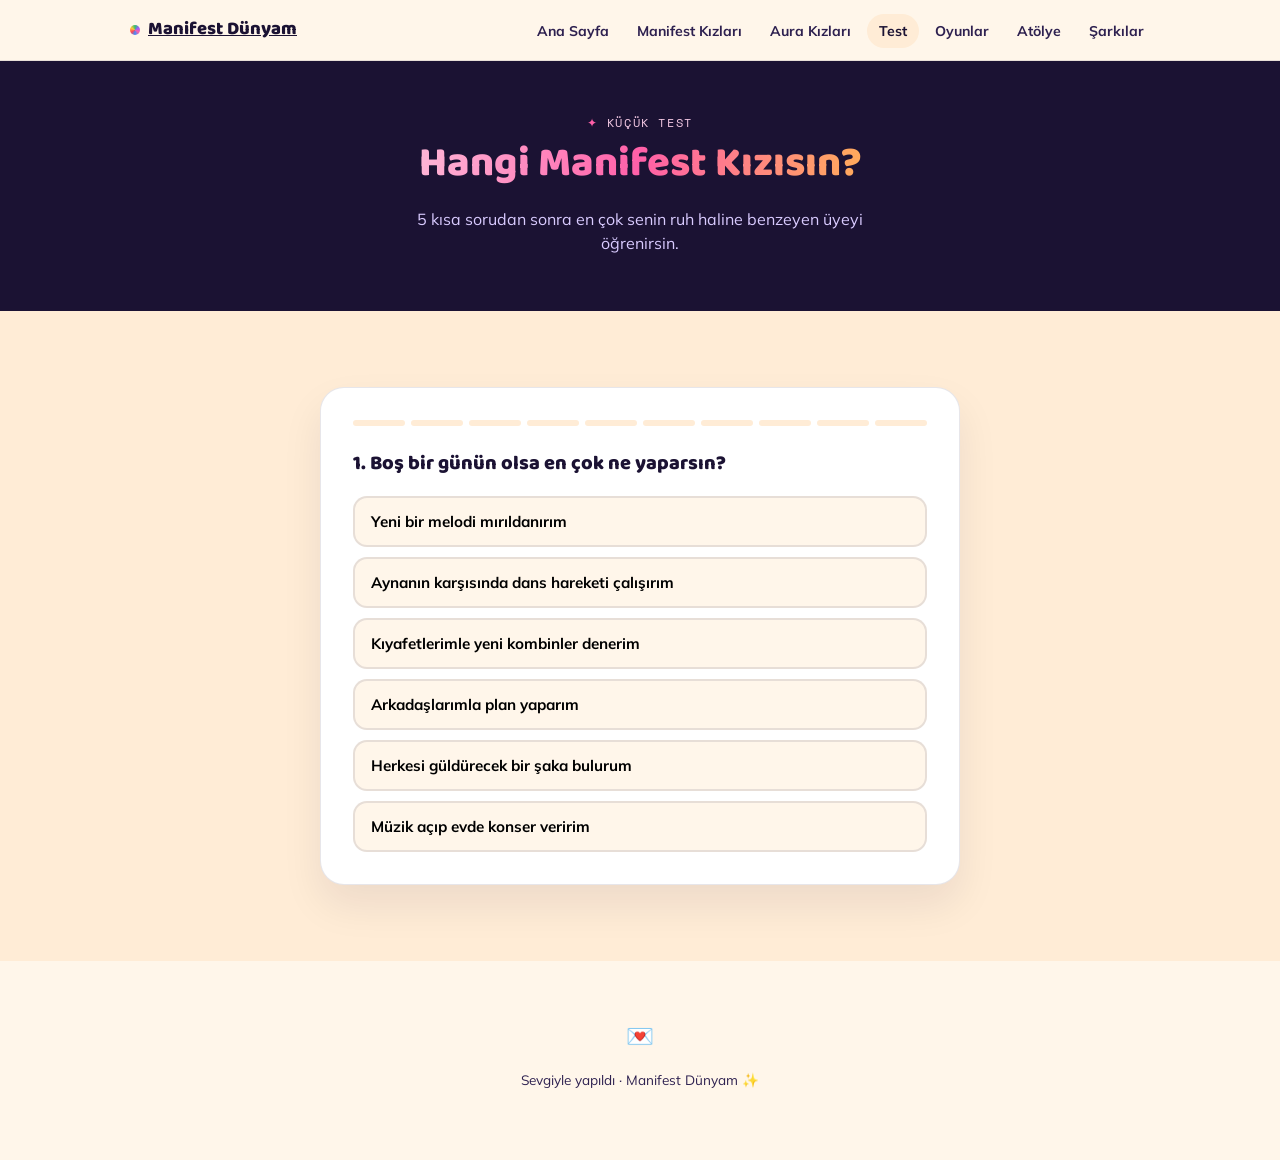
<file: test.html>
<!DOCTYPE html>
<html lang="tr">
<head>
  <meta charset="UTF-8" />
  <meta name="viewport" content="width=device-width, initial-scale=1.0" />
  <title>Hangi Manifest Kızısın? | Manifest Dünyam</title>
  <meta name="description" content="5 kısa sorudan sonra en çok senin ruh haline benzeyen Manifest üyesini öğren. Hemen küçük testi çöz!" />
  <link rel="canonical" href="https://manifest.hilalsay.com.tr/test.html" />
  <meta name="robots" content="index, follow" />
  <meta property="og:type" content="website" />
  <meta property="og:site_name" content="Manifest Dünyam" />
  <meta property="og:locale" content="tr_TR" />
  <meta property="og:title" content="Hangi Manifest Kızısın?" />
  <meta property="og:description" content="5 kısa sorudan sonra en çok senin ruh haline benzeyen üyeyi öğrenirsin." />
  <meta property="og:url" content="https://manifest.hilalsay.com.tr/test.html" />
  <meta property="og:image" content="https://manifest.hilalsay.com.tr/img/og-image.png" />
  <meta property="og:image:width" content="1200" />
  <meta property="og:image:height" content="630" />
  <meta property="og:image:alt" content="Manifest Dünyam — fan sayfası" />
  <meta name="twitter:card" content="summary_large_image" />
  <meta name="twitter:image" content="https://manifest.hilalsay.com.tr/img/og-image.png" />
  <link rel="icon" href="data:image/svg+xml,<svg xmlns=%22http://www.w3.org/2000/svg%22 viewBox=%220 0 100 100%22><text y=%22.9em%22 font-size=%2290%22>💫</text></svg>" />
  <link rel="stylesheet" href="css/style.css" />
  <link rel="preconnect" href="https://fonts.googleapis.com" />
  <link rel="preconnect" href="https://fonts.gstatic.com" crossorigin />
  <link href="https://fonts.googleapis.com/css2?family=Baloo+2:wght@500;700;800&family=Mulish:wght@400;600;700;800&family=Space+Mono:wght@400;700&display=swap" rel="stylesheet" />
</head>
<body>
  <main>
    <section class="page-hero">
      <div class="wrap">
        <span class="eyebrow" style="color:#F4C9E4;">Küçük Test</span>
        <h1>Hangi Manifest Kızısın?</h1>
        <p>5 kısa sorudan sonra en çok senin ruh haline benzeyen üyeyi öğrenirsin.</p>
      </div>
    </section>

    <section class="block" style="background:var(--paper-alt);">
      <div class="wrap">
        <div class="quiz-card">
          <div class="quiz-progress" id="quizProgress"></div>
          <div class="quiz-body" id="quizBody">
            <div class="q-title" id="qTitle"></div>
            <div class="q-options" id="qOptions"></div>
          </div>
          <div class="quiz-result" id="quizResult">
            <div class="result-badge" id="resultBadge"></div>
            <div class="result-title" id="resultTitle"></div>
            <p class="result-fact" id="resultFact"></p>
            <button class="btn btn-dark retake" id="retakeBtn">Tekrar Çöz 🔁</button>
          </div>
        </div>
      </div>
    </section>
  </main>

  <script src="js/data.js"></script>
  <script src="js/common.js"></script>
  <script src="js/quiz.js"></script>
</body>
</html>
</file>
<file: css/style.css>
:root{
  --ink:#1B1233;
  --ink-soft:#2E2150;
  --paper:#FFF6EA;
  --paper-alt:#FFECD6;
  --card-line: rgba(27,18,51,0.10);

  --sueda:#2FBF71;   /* yeşil */
  --hilal:#9D5CFF;   /* mor */
  --lidya:#FF5FA8;   /* pembe */
  --zoktay:#3E8EFF;  /* mavi */
  --mina:#FF4757;    /* kırmızı */
  --esin:#FFC93C;    /* sarı */

  --display: "Baloo 2", system-ui, sans-serif;
  --body: "Mulish", system-ui, sans-serif;
  --mono: "Space Mono", monospace;
}

*{box-sizing:border-box;}
html{scroll-behavior:smooth;}
body{
  margin:0;
  background:var(--paper);
  color:var(--ink);
  font-family:var(--body);
  line-height:1.5;
  -webkit-font-smoothing:antialiased;
}
h1,h2,h3{font-family:var(--display); margin:0; color:var(--ink);}
p{margin:0;}
a{color:inherit;}
button{font-family:var(--body); cursor:pointer;}
::selection{background:var(--lidya); color:#fff;}
:focus-visible{outline:3px solid var(--zoktay); outline-offset:3px; border-radius:6px;}

.eyebrow{
  font-family:var(--mono);
  font-size:0.72rem;
  letter-spacing:0.14em;
  text-transform:uppercase;
  color:var(--ink-soft);
  display:inline-flex;
  align-items:center;
  gap:8px;
}
.eyebrow::before{content:"✦"; color:var(--lidya);}

.wrap{max-width:1080px; margin:0 auto; padding:0 24px;}

/* ---------- NAV ---------- */
.nav{
  position:sticky; top:0; z-index:50;
  background:rgba(255,246,234,0.88);
  backdrop-filter:blur(10px);
  border-bottom:1px solid var(--card-line);
}
.nav .wrap{
  display:flex; align-items:center; justify-content:space-between;
  padding-top:12px; padding-bottom:12px;
}
.logo{
  font-family:var(--display); font-weight:800; font-size:1.15rem;
  display:flex; align-items:center; gap:8px; background:none; border:none; color:var(--ink);
  padding:4px 6px;
}
.logo .dot{
  width:10px; height:10px; border-radius:50%;
  background:conic-gradient(var(--sueda),var(--hilal),var(--lidya),var(--zoktay),var(--mina),var(--esin),var(--sueda));
  animation:spin 4s linear infinite;
}
@keyframes spin{to{transform:rotate(360deg);}}
.navlinks{display:flex; gap:4px; list-style:none; margin:0; padding:0;}
.navlinks a{
  text-decoration:none; font-weight:700; font-size:0.88rem;
  padding:8px 12px; border-radius:999px; color:var(--ink-soft);
}
  .navlinks a:hover{background:var(--paper-alt); color:var(--ink);}
  .navlinks a.active{background:var(--paper-alt); color:var(--ink);}
.navtoggle{display:none; background:none; border:none; font-size:1.4rem;}
@media (max-width:760px){
  .navlinks{
    position:fixed; inset:60px 12px auto 12px; flex-direction:column;
    background:var(--paper); border:1px solid var(--card-line); border-radius:16px;
    padding:10px; box-shadow:0 12px 30px rgba(27,18,51,0.15);
    transform:translateY(-12px); opacity:0; pointer-events:none; transition:.2s;
  }
  .navlinks.open{transform:translateY(0); opacity:1; pointer-events:auto;}
  .navlinks a{padding:12px 14px;}
  .navtoggle{display:block;}
}

/* ---------- HERO ---------- */
.hero{
  position:relative; overflow:hidden;
  background:
    radial-gradient(60% 50% at 20% 0%, rgba(157,92,255,0.35), transparent 60%),
    radial-gradient(50% 45% at 85% 10%, rgba(255,95,168,0.30), transparent 60%),
    radial-gradient(45% 40% at 60% 90%, rgba(62,142,255,0.25), transparent 60%),
    var(--ink);
  color:#fff;
  padding:64px 0 84px;
}
.hero::before{ /* spotlight beams */
  content:""; position:absolute; inset:0; pointer-events:none;
  background:
    linear-gradient(100deg, rgba(255,255,255,0.06) 0%, transparent 8%),
    linear-gradient(115deg, rgba(255,255,255,0.05) 0%, transparent 6%);
}
.stars{position:absolute; inset:0; pointer-events:none; opacity:0.5;}
.hero .wrap{position:relative; display:grid; grid-template-columns:1.15fr 0.85fr; gap:40px; align-items:center;}
@media (max-width:860px){.hero .wrap{grid-template-columns:1fr;}}

.hero-eyebrow{
  font-family:var(--mono); font-size:0.72rem; letter-spacing:0.16em; text-transform:uppercase;
  color:#F4C9E4; display:inline-flex; align-items:center; gap:8px; margin-bottom:14px;
}
.hero h1{
  font-size:clamp(2.4rem, 6vw, 3.6rem);
  font-weight:800; line-height:1.02;
  background:linear-gradient(95deg,#fff 10%, var(--lidya) 45%, var(--esin) 65%, var(--zoktay) 90%);
  -webkit-background-clip:text; background-clip:text; -webkit-text-fill-color:transparent;
}
.hero-sub{margin-top:16px; font-size:1.05rem; color:#E7DEFF; max-width:46ch;}
.badges{display:flex; flex-wrap:wrap; gap:10px; margin-top:22px;}
.badge{
  font-weight:800; font-size:0.85rem; padding:9px 14px; border-radius:999px;
  background:rgba(255,255,255,0.10); border:1px solid rgba(255,255,255,0.25);
  display:flex; align-items:center; gap:6px;
}
.cta-row{display:flex; flex-wrap:wrap; gap:12px; margin-top:28px;}
.btn{
  border:none; border-radius:999px; padding:13px 22px; font-weight:800; font-size:0.95rem;
  display:inline-flex; align-items:center; gap:8px; text-decoration:none;
  transition:transform .15s ease;
}
.btn:hover{transform:translateY(-2px);}
.btn-primary{background:linear-gradient(95deg, var(--lidya), var(--hilal)); color:#fff; box-shadow:0 10px 24px rgba(157,92,255,0.35);}
.btn-ghost{background:rgba(255,255,255,0.08); color:#fff; border:1px solid rgba(255,255,255,0.35);}
.btn-dark{background:var(--ink); color:#fff;}

/* floating holo card in hero */
.hero-card-stage{display:flex; flex-direction:column; align-items:center; justify-content:center; gap:18px;}
.mini-card{
  width:220px; aspect-ratio:3/4.2; border-radius:22px; position:relative;
  background:
    conic-gradient(from 120deg, var(--sueda), var(--hilal), var(--lidya), var(--zoktay), var(--mina), var(--esin), var(--sueda));
  padding:5px;
  animation:float 5s ease-in-out infinite;
  box-shadow:0 30px 60px rgba(0,0,0,0.45);
  transition:background .3s ease;
}
.mini-card.has-fav{
  background:conic-gradient(from 120deg, var(--fav-color), #fff, var(--fav-color));
}
@keyframes float{0%,100%{transform:translateY(0) rotate(-3deg);} 50%{transform:translateY(-14px) rotate(2deg);}}
.mini-card-inner{
  width:100%; height:100%; border-radius:18px; background:var(--ink);
  display:flex; flex-direction:column; align-items:center; justify-content:center; gap:10px;
  position:relative; overflow:hidden;
}
.mini-card-inner::after{
  content:""; position:absolute; inset:0;
  background:linear-gradient(120deg, transparent 30%, rgba(255,255,255,0.35) 45%, transparent 60%);
  animation:shine 3.2s linear infinite;
}
@keyframes shine{0%{transform:translateX(-120%) rotate(8deg);} 100%{transform:translateX(120%) rotate(8deg);}}
.mini-card-emoji{font-size:1.9rem; z-index:1; line-height:1;}
.mini-card-inner span{font-family:var(--display); font-weight:800; color:#fff; font-size:1.05rem; z-index:1;}
.mini-card-inner small{font-family:var(--mono); font-size:0.65rem; letter-spacing:.1em; color:#D9CBFF; z-index:1;}

/* favorite member picker under the hero card */
.member-picker-wrap{text-align:center;}
.member-picker-label{
  font-family:var(--mono); font-size:0.72rem; letter-spacing:.03em; color:#D9CBFF;
  margin:0 0 10px;
}
.member-picker{display:flex; flex-wrap:wrap; justify-content:center; gap:8px; max-width:240px;}
.member-chip{
  width:36px; height:36px; border-radius:50%; border:2px solid transparent; cursor:pointer;
  display:flex; align-items:center; justify-content:center; font-size:1rem; padding:0;
  background:rgba(255,255,255,0.1); transition:transform .15s ease, border-color .15s ease;
}
.member-chip:hover{transform:translateY(-2px);}
.member-chip.active{border-color:#fff; box-shadow:0 0 0 3px rgba(255,255,255,0.25);}

/* ---------- MARQUEE ---------- */
.marquee{
  background:var(--ink); color:#fff; overflow:hidden; white-space:nowrap;
  border-bottom:1px solid rgba(255,255,255,0.08);
}
.marquee-track{display:inline-block; padding:12px 0; animation:scroll 26s linear infinite;}
.marquee-track span{font-family:var(--mono); font-size:0.82rem; letter-spacing:0.08em; margin:0 22px; opacity:0.85;}
@keyframes scroll{from{transform:translateX(0);} to{transform:translateX(-50%);}}

/* ---------- SECTIONS ---------- */
section.block{padding:76px 0;}
.block-head{max-width:640px; margin:0 auto 40px; text-align:center;}
.block-head h2{font-size:clamp(1.7rem,3.4vw,2.3rem); margin-top:10px;}
.block-head p{margin-top:12px; color:var(--ink-soft); font-size:1rem;}

/* ---------- MEMBER CARDS ---------- */
.members-grid{
  display:grid; grid-template-columns:repeat(3,1fr); gap:22px;
}
@media (max-width:760px){.members-grid{grid-template-columns:repeat(2,1fr);}}
@media (max-width:480px){.members-grid{grid-template-columns:1fr;}}

.card3d{ perspective:1200px; }
.card3d-inner{
  position:relative; width:100%; aspect-ratio:3/4.1;
  transform-style:preserve-3d; transition:transform .6s cubic-bezier(.2,.8,.2,1);
  border-radius:20px; cursor:pointer;
}
.card3d.flipped .card3d-inner{transform:rotateY(180deg);}
.face{
  position:absolute; inset:0; border-radius:20px; backface-visibility:hidden;
  display:flex; flex-direction:column; padding:20px; overflow:hidden;
}
.face-front{
  color:#fff; justify-content:flex-end;
  background:
    radial-gradient(120% 90% at 20% 0%, rgba(255,255,255,0.35), transparent 55%),
    var(--m-color);
  box-shadow:0 16px 34px rgba(27,18,51,0.20);
}
.face-front::before{
  content:""; position:absolute; inset:0;
  background:linear-gradient(130deg, transparent 35%, rgba(255,255,255,0.45) 48%, transparent 62%);
  transform:translateX(-130%);
  transition:transform .5s;
}
.card3d:hover .face-front::before{transform:translateX(130%);}
.face-front .initial{
  position:absolute; top:14px; left:16px; font-family:var(--display); font-weight:800;
  font-size:2.4rem; opacity:0.35;
}
.face-front .name{font-family:var(--display); font-weight:800; font-size:1.2rem;}
.face-front .role{font-family:var(--mono); font-size:0.68rem; letter-spacing:.08em; text-transform:uppercase; opacity:0.9; margin-top:4px;}
.face-front .taphint{position:absolute; top:14px; right:16px; font-size:0.7rem; font-family:var(--mono); opacity:0.75;}

.face-back{
  background:var(--paper); border:2px solid var(--m-color); transform:rotateY(180deg);
  justify-content:center; gap:10px; text-align:center; align-items:center;
}
.face-back .chip{
  font-family:var(--mono); font-size:0.7rem; letter-spacing:.08em; text-transform:uppercase;
  background:var(--m-color); color:#fff; padding:6px 12px; border-radius:999px; font-weight:700;
}
.face-back .fact{font-size:0.9rem; color:var(--ink-soft);}
.face-back .name2{font-family:var(--display); font-weight:800; font-size:1.05rem;}

/* ---------- QUIZ ---------- */
.quiz-card{
  max-width:640px; margin:0 auto; background:#fff; border:1px solid var(--card-line);
  border-radius:24px; padding:32px; box-shadow:0 20px 40px rgba(27,18,51,0.08);
}
.quiz-progress{display:flex; gap:6px; margin-bottom:22px;}
.quiz-progress i{flex:1; height:6px; border-radius:999px; background:var(--paper-alt);}
.quiz-progress i.done{background:linear-gradient(90deg, var(--lidya), var(--hilal));}
.q-title{font-family:var(--display); font-weight:800; font-size:1.25rem; margin-bottom:18px;}
.q-options{display:grid; gap:10px;}
.q-option{
  text-align:left; padding:14px 16px; border-radius:14px; border:2px solid var(--card-line);
  background:var(--paper); font-weight:700; font-size:0.95rem; transition:.15s;
}
.q-option:hover{border-color:var(--hilal); background:#fff;}
.quiz-result{display:none; text-align:center;}
.quiz-result.show{display:block;}
.quiz-body.hide{display:none;}
.result-badge{
  width:110px; height:110px; border-radius:50%; margin:0 auto 16px;
  display:flex; align-items:center; justify-content:center;
  font-family:var(--display); font-weight:800; font-size:2.2rem; color:#fff;
  background:var(--m-color, var(--lidya));
  box-shadow:0 14px 30px rgba(27,18,51,0.25);
}
.result-title{font-family:var(--display); font-weight:800; font-size:1.5rem;}
.result-fact{color:var(--ink-soft); margin-top:10px; max-width:44ch; margin-left:auto; margin-right:auto;}
.retake{margin-top:22px;}

/* ---------- GAMES ---------- */
.games-grid{display:grid; grid-template-columns:1fr; gap:44px;}
.game-panel{
  background:#fff; border:1px solid var(--card-line); border-radius:24px; padding:28px;
  box-shadow:0 16px 30px rgba(27,18,51,0.06);
}
.game-panel-head{display:flex; align-items:center; justify-content:space-between; flex-wrap:wrap; gap:10px; margin-bottom:18px;}
.game-panel-head h3{font-size:1.3rem;}
.stat{
  font-family:var(--mono); font-size:0.8rem; background:var(--paper-alt); padding:8px 14px; border-radius:999px; font-weight:700;
}

/* memory game */
.memo-grid{
  display:grid; grid-template-columns:repeat(4,1fr); gap:10px; max-width:440px; margin:0 auto;
}
@media (max-width:480px){.memo-grid{grid-template-columns:repeat(3,1fr);}}
.memo-cell{ perspective:800px; aspect-ratio:1; }
.memo-cell-inner{
  width:100%; height:100%; position:relative; transform-style:preserve-3d;
  transition:transform .45s; border-radius:12px;
}
.memo-cell.open .memo-cell-inner, .memo-cell.matched .memo-cell-inner{transform:rotateY(180deg);}
.memo-face{
  position:absolute; inset:0; border-radius:12px; backface-visibility:hidden;
  display:flex; align-items:center; justify-content:center; font-family:var(--display); font-weight:800; font-size:1.3rem;
}
.memo-back{background:linear-gradient(135deg, var(--hilal), var(--zoktay)); color:#fff; font-size:1.4rem;}
.memo-front{background:var(--mc,var(--lidya)); color:#fff; transform:rotateY(180deg);}
.memo-cell.matched .memo-front{opacity:0.55;}
.memo-cell button{
  all:unset; display:block; width:100%; height:100%; cursor:pointer;
  position:absolute; inset:0; z-index:2;
}
.memo-controls{display:flex; justify-content:center; margin-top:18px;}

/* song of the day */
.song-banner{
  background:linear-gradient(95deg, var(--hilal), var(--lidya));
  color:#fff; text-align:center; padding:14px 24px;
  font-weight:700; font-size:0.95rem;
}
.song-banner strong{font-family:var(--display); font-weight:800;}

/* mini arcade games */
.arcade-grid{display:grid; grid-template-columns:1fr 1fr; gap:22px; margin-top:22px;}
@media (max-width:700px){.arcade-grid{grid-template-columns:1fr;}}
.arcade-canvas{
  width:100%; max-width:420px; height:260px; display:block; margin:0 auto;
  background:var(--ink); border-radius:16px; border:2px solid var(--card-line);
  touch-action:none; cursor:pointer;
}
.arcade-hint{
  text-align:center; font-size:0.85rem; color:var(--ink-soft); margin-top:10px;
}
.arcade-score{font-family:var(--mono); font-size:0.8rem; background:var(--paper-alt); padding:8px 14px; border-radius:999px; font-weight:700;}

/* rhythm lanes */
.rhythm-wrap{max-width:420px; margin:0 auto;}
.rhythm-lanes{display:grid; grid-template-columns:repeat(4,1fr); gap:8px;}
.rhythm-lane{
  position:relative; height:200px; border-radius:12px; overflow:hidden;
  background:var(--ink); border:2px solid var(--card-line);
}
.rhythm-target{
  position:absolute; left:0; right:0; bottom:28px; height:4px;
  background:linear-gradient(90deg, var(--lidya), var(--esin));
  box-shadow:0 0 12px var(--lidya);
}
.rhythm-note{
  position:absolute; left:50%; width:36px; height:36px; margin-left:-18px;
  border-radius:50%; top:-36px; transition:none;
  display:flex; align-items:center; justify-content:center;
  font-size:1rem; box-shadow:0 4px 12px rgba(0,0,0,0.3);
}
.rhythm-lane button{
  all:unset; position:absolute; inset:0; cursor:pointer; z-index:2;
}
.rhythm-lane.hit .rhythm-target{animation:rhythmFlash .25s;}
@keyframes rhythmFlash{0%,100%{opacity:1;} 50%{opacity:0.3; transform:scaleY(2);}}
.rhythm-keys{
  display:grid; grid-template-columns:repeat(4,1fr); gap:8px; margin-top:10px;
}
.rhythm-key-btn{
  --lane-color: var(--hilal);
  font-family:var(--mono); font-size:0.72rem; font-weight:700; text-align:center;
  color:var(--ink-soft); background:var(--paper); border:2px solid var(--card-line);
  border-radius:12px; padding:14px 6px; min-height:48px; touch-action:manipulation;
  user-select:none; -webkit-tap-highlight-color:transparent; transition:transform .08s, background .08s, border-color .08s;
}
.rhythm-key-btn:hover{border-color:var(--lane-color); color:var(--ink);}
.rhythm-key-btn:active{
  transform:scale(0.94); background:var(--lane-color); color:#fff; border-color:var(--lane-color);
}
.win-msg{
  text-align:center; font-weight:800; margin-top:16px; color:var(--sueda); display:none;
}
.win-msg.show{display:block;}

/* XOX (tic-tac-toe) */
.xox-players{
  display:grid; grid-template-columns:1fr 1fr; gap:16px; max-width:460px; margin:0 auto 18px;
}
@media (max-width:480px){.xox-players{grid-template-columns:1fr;}}
.xox-player label{
  display:block; font-family:var(--mono); font-size:0.72rem; font-weight:700; color:var(--ink-soft); margin-bottom:6px;
}
.xox-player input{
  width:100%; padding:9px 12px; border-radius:12px; border:2px solid var(--card-line);
  background:var(--paper); font-family:var(--body); font-weight:700; font-size:0.9rem; color:var(--ink);
  box-sizing:border-box;
}
.xox-player input:focus{outline:none; border-color:var(--hilal);}
.xox-name-picker{display:flex; flex-wrap:wrap; gap:6px; margin-top:8px;}
.xox-name-picker button{
  border:2px solid var(--card-line); background:var(--paper); border-radius:999px;
  padding:5px 10px; font-weight:700; font-size:0.72rem; cursor:pointer; color:var(--ink-soft);
}
.xox-name-picker button.active{background:#fff; color:var(--ink);}
.xox-grid{
  display:grid; grid-template-columns:repeat(3,1fr); gap:10px; max-width:300px; margin:0 auto;
}
.xox-cell{
  aspect-ratio:1; border-radius:14px; border:2px solid var(--card-line); background:var(--paper);
  font-family:var(--display); font-weight:800; font-size:2.2rem; cursor:pointer;
  display:flex; align-items:center; justify-content:center; transition:.15s;
}
.xox-cell:hover:not(.filled){border-color:var(--hilal); background:#fff;}
.xox-cell.win{background:var(--paper-alt); border-color:var(--esin); box-shadow:0 0 0 3px var(--esin) inset;}

/* Renk Yakala (whack-a-mole) */
.renk-grid{
  display:grid; grid-template-columns:repeat(4,1fr); gap:12px; max-width:420px; margin:0 auto;
}
.renk-hole{
  aspect-ratio:1; border-radius:50%; background:var(--paper-alt); border:2px solid var(--card-line);
  cursor:pointer; transition:transform .12s, background .12s; padding:0;
}
.renk-hole.active{transform:scale(1.06); box-shadow:0 6px 14px rgba(27,18,51,0.2);}
.renk-hole.wrong{animation:renkShake .3s;}
@keyframes renkShake{0%,100%{transform:translateX(0);} 25%{transform:translateX(-4px);} 75%{transform:translateX(4px);}}

/* Yıldız Yakala */
.yildiz-canvas{
  width:100%; max-width:420px; height:300px; display:block; margin:0 auto;
  background:var(--ink); border-radius:16px; border:2px solid var(--card-line);
  touch-action:none; cursor:pointer;
}

/* painting canvas */
.paint-toolbar{display:flex; flex-wrap:wrap; gap:10px; align-items:center; margin-bottom:16px;}
.swatch{
  width:30px; height:30px; border-radius:50%; border:2px solid #fff; box-shadow:0 0 0 2px var(--card-line);
  cursor:pointer; padding:0;
}
.swatch.active{box-shadow:0 0 0 3px var(--ink);}
.paint-toolbar input[type=range]{accent-color:var(--hilal);}

/* ---------- ŞARKI OYNATICI (Spotify esintili) ---------- */
.spotify-player{
  position:relative; overflow:hidden;
  background:linear-gradient(165deg, var(--ink) 0%, var(--ink-soft) 100%);
  border-radius:28px; padding:26px 26px 22px; color:#fff;
  box-shadow:0 24px 48px rgba(27,18,51,0.35);
}
.spotify-player::before{
  content:""; position:absolute; inset:-40% -20% auto -20%; height:70%;
  background:radial-gradient(circle at 30% 20%, rgba(255,95,168,0.35), transparent 60%),
             radial-gradient(circle at 75% 10%, rgba(157,92,255,0.35), transparent 55%);
  filter:blur(30px); pointer-events:none;
}

.sp-head{position:relative; display:flex; align-items:center; justify-content:space-between; margin-bottom:18px;}
.sp-eyebrow{font-family:var(--mono); font-size:0.72rem; font-weight:700; letter-spacing:0.14em; color:#D9CBFF;}
.sp-badge{
  font-family:var(--mono); font-size:0.72rem; font-weight:700; color:#fff;
  background:rgba(255,255,255,0.12); border:1px solid rgba(255,255,255,0.2);
  padding:5px 12px; border-radius:999px;
}

.sp-now{position:relative; display:flex; align-items:center; gap:16px; margin-bottom:20px;}
.sp-art{
  flex:0 0 auto; width:72px; height:72px; border-radius:18px; display:flex; align-items:center; justify-content:center;
  font-size:2.1rem; background:linear-gradient(140deg, var(--lidya), var(--hilal));
  box-shadow:0 10px 22px rgba(157,92,255,0.4);
}
.sp-meta{min-width:0;}
.sp-meta h3{margin:0 0 4px; color:#fff; font-size:1.15rem; white-space:nowrap; overflow:hidden; text-overflow:ellipsis;}
.sp-meta p{margin:0; color:#C9BFE0; font-size:0.85rem; min-height:1.3em;}

.sp-progress-row{position:relative; display:flex; align-items:center; gap:10px; margin-bottom:18px;}
.sp-time{font-family:var(--mono); font-size:0.72rem; color:#C9BFE0; min-width:34px;}
.sp-time:last-child{text-align:right;}
.sp-progress{
  --progress:0%;
  -webkit-appearance:none; appearance:none; flex:1;
  height:5px; border-radius:999px; outline:none; cursor:pointer;
  background:linear-gradient(to right, var(--lidya), var(--hilal) var(--progress), rgba(255,255,255,0.18) var(--progress));
  transition:opacity .2s;
}
.sp-progress:disabled{opacity:0.4; cursor:not-allowed;}
.sp-progress::-webkit-slider-runnable-track{height:5px; border-radius:999px; background:transparent;}
.sp-progress::-webkit-slider-thumb{
  -webkit-appearance:none; appearance:none; width:14px; height:14px; margin-top:-4.5px;
  border-radius:50%; background:#fff; box-shadow:0 2px 6px rgba(0,0,0,0.4); cursor:pointer;
  opacity:0; transition:opacity .15s;
}
.sp-progress:hover::-webkit-slider-thumb, .sp-progress:active::-webkit-slider-thumb{opacity:1;}
.sp-progress::-moz-range-track{height:5px; border-radius:999px; background:rgba(255,255,255,0.18);}
.sp-progress::-moz-range-progress{height:5px; border-radius:999px; background:linear-gradient(to right, var(--lidya), var(--hilal));}
.sp-progress::-moz-range-thumb{
  width:12px; height:12px; border-radius:50%; background:#fff; border:none;
  box-shadow:0 2px 6px rgba(0,0,0,0.4); cursor:pointer;
}

.sp-transport{position:relative; display:flex; align-items:center; justify-content:center; gap:22px; margin-bottom:20px;}
.sp-side-btn{
  border:none; background:none; color:#C9BFE0; font-size:1.3rem; cursor:pointer; padding:6px;
  transition:color .15s, transform .15s;
}
.sp-side-btn:hover{color:#fff; transform:scale(1.1);}
.sp-play-btn{
  width:58px; height:58px; border-radius:50%; border:none; cursor:pointer;
  background:linear-gradient(140deg, var(--lidya), var(--hilal)); color:#fff;
  font-size:1.4rem; display:flex; align-items:center; justify-content:center;
  box-shadow:0 10px 24px rgba(157,92,255,0.5); transition:transform .15s;
}
.sp-play-btn:hover{transform:scale(1.06);}
.sp-play-btn:active{transform:scale(0.96);}

.sp-bottom-row{position:relative; display:flex; align-items:center; justify-content:space-between; gap:14px; flex-wrap:wrap;}
.sp-stop-link{
  border:none; background:none; color:#C9BFE0; font-family:var(--mono); font-size:0.75rem;
  font-weight:700; cursor:pointer; padding:6px 0; text-decoration:underline; text-underline-offset:3px;
}
.sp-stop-link:hover{color:#fff;}
.sp-stop-link:disabled{opacity:0.35; cursor:not-allowed; text-decoration:none;}

.sp-volume{display:flex; align-items:center; gap:8px;}
.sp-vol-icon{border:none; background:none; color:#C9BFE0; font-size:1.1rem; cursor:pointer; padding:2px;}
.sp-vol-icon:hover{color:#fff;}
.sp-vol-slider{
  --progress:80%;
  -webkit-appearance:none; appearance:none; width:90px; height:4px; border-radius:999px; outline:none; cursor:pointer;
  background:linear-gradient(to right, #fff, #fff var(--progress), rgba(255,255,255,0.18) var(--progress));
}
.sp-vol-slider::-webkit-slider-runnable-track{height:4px; border-radius:999px; background:transparent;}
.sp-vol-slider::-webkit-slider-thumb{
  -webkit-appearance:none; appearance:none; width:12px; height:12px; margin-top:-4px;
  border-radius:50%; background:#fff; box-shadow:0 2px 5px rgba(0,0,0,0.4); cursor:pointer;
}
.sp-vol-slider::-moz-range-track{height:4px; border-radius:999px; background:rgba(255,255,255,0.18);}
.sp-vol-slider::-moz-range-progress{height:4px; border-radius:999px; background:#fff;}
.sp-vol-slider::-moz-range-thumb{width:12px; height:12px; border-radius:50%; background:#fff; border:none; cursor:pointer;}

@media (max-width:480px){
  .spotify-player{padding:22px 18px 18px;}
  .sp-art{width:60px; height:60px; font-size:1.7rem;}
  .sp-vol-slider{width:64px;}
  .sp-bottom-row{justify-content:center;}
}

/* background swatches */
.bg-swatch{
  width:46px; height:34px; border-radius:10px; border:2px solid #fff; box-shadow:0 0 0 2px var(--card-line);
  cursor:pointer; padding:0; background-size:cover; background-position:center;
}
.bg-swatch.active{box-shadow:0 0 0 3px var(--ink);}

/* ---------- COLORING PAGE GALLERY ---------- */
.coloring-grid{
  display:grid; grid-template-columns:repeat(5,1fr); gap:16px;
}
@media (max-width:900px){.coloring-grid{grid-template-columns:repeat(3,1fr);}}
@media (max-width:560px){.coloring-grid{grid-template-columns:repeat(2,1fr);}}
.coloring-card{
  background:#fff; border:2px solid var(--card-line); border-radius:18px; padding:10px;
  cursor:pointer; display:flex; flex-direction:column; gap:8px; align-items:center;
  font-family:var(--body); transition:.15s;
}
.coloring-card img{
  width:100%; aspect-ratio:1/1; object-fit:contain; border-radius:12px; background:#fdfaf4;
}
.coloring-card span{font-size:0.85rem; font-weight:700; color:var(--ink-soft);}
.coloring-card:hover{transform:translateY(-3px); border-color:var(--lidya);}
.coloring-card.active{border-color:var(--hilal); box-shadow:0 10px 22px rgba(157,92,255,0.2);}

/* ---------- KAYDEDİLEN BOYAMALAR GALERİSİ (localStorage) ---------- */
.saved-grid{
  display:grid; grid-template-columns:repeat(4,1fr); gap:16px;
}
@media (max-width:900px){.saved-grid{grid-template-columns:repeat(3,1fr);}}
@media (max-width:560px){.saved-grid{grid-template-columns:repeat(2,1fr);}}
.saved-card{
  position:relative; background:#fff; border:2px solid var(--card-line); border-radius:18px;
  padding:10px; display:flex; flex-direction:column; gap:8px; overflow:hidden;
}
.saved-card img{width:100%; aspect-ratio:16/9.5; object-fit:cover; border-radius:12px; background:#fdfaf4; display:block;}
.saved-card-date{font-family:var(--mono); font-size:0.7rem; color:var(--ink-soft); text-align:center;}
.saved-card-actions{
  position:absolute; top:16px; right:16px; display:flex; gap:6px;
  opacity:0; transform:translateY(-4px); transition:.15s;
}
.saved-card:hover .saved-card-actions, .saved-card:focus-within .saved-card-actions{opacity:1; transform:translateY(0);}
.saved-icon-btn{
  width:30px; height:30px; border-radius:50%; border:none; cursor:pointer; font-size:0.9rem;
  background:#fff; box-shadow:0 4px 10px rgba(27,18,51,0.25); display:flex; align-items:center; justify-content:center;
}
.saved-icon-btn:hover{background:var(--paper-alt);}
#galleryEmptyMsg.hidden{display:none;}
.coloring-card.active span{color:var(--ink);}

/* two-layer paint stage: bottom canvas is paintable, top canvas holds the line-art template */
.paint-stage{position:relative; max-width:640px; margin:0 auto;}
.paint-stage canvas{
  width:100%; height:380px; display:block; border-radius:16px; touch-action:none;
}
#paintCanvas{background:#fff; border:2px dashed var(--card-line);}
#lineArtCanvas{position:absolute; inset:0; border:2px dashed transparent; pointer-events:none;}

.paint-actions{display:flex; justify-content:center; gap:10px; margin-top:14px;}

/* ---------- CHANNEL ---------- */
.channel-panel{
  background:var(--ink); color:#fff; border-radius:28px; padding:36px; display:grid;
  grid-template-columns:1fr 1fr; gap:30px; align-items:center; overflow:hidden; position:relative;
}
@media (max-width:800px){.channel-panel{grid-template-columns:1fr;}}
.channel-panel::before{
  content:""; position:absolute; inset:0;
  background:radial-gradient(60% 60% at 90% 0%, rgba(255,95,168,0.25), transparent 60%);
}
.channel-info{position:relative;}
.channel-info h3{color:#fff; font-size:1.5rem; margin-top:10px;}
.channel-info p{color:#D9CBFF; margin-top:12px;}
.yt-frame-wrap{position:relative; border-radius:16px; overflow:hidden; aspect-ratio:16/9; background:#000;}
.yt-frame-wrap iframe{width:100%; height:100%; border:0;}

/* ---------- FOOTER / SECRET ---------- */
footer{padding:50px 0 70px; text-align:center;}
.heart-btn{
  background:none; border:none; font-size:1.4rem; padding:10px; border-radius:50%;
}
footer p{color:var(--ink-soft); font-size:0.85rem; margin-top:10px;}

.secret-modal{
  position:fixed; inset:0; background:rgba(27,18,51,0.55); backdrop-filter:blur(4px);
  display:flex; align-items:center; justify-content:center; z-index:100; padding:20px;
  opacity:0; pointer-events:none; transition:.2s;
}
.secret-modal.show{opacity:1; pointer-events:auto;}
.secret-box{
  background:var(--paper); border-radius:24px; padding:36px; max-width:380px; text-align:center;
  box-shadow:0 30px 60px rgba(0,0,0,0.35);
}
.secret-box .emoji{font-size:2.4rem;}
.secret-box h3{margin-top:10px;}
.secret-box p{margin-top:10px; color:var(--ink-soft);}

.confetti{position:fixed; top:-10px; z-index:200; border-radius:2px; pointer-events:none;}

.sparkle-burst{position:fixed; z-index:210; pointer-events:none; line-height:1; will-change:transform,opacity;}

/* flower "snow" — falls along the left/right edges only, never over the content */
.flower-snow{
  position:fixed; top:-40px; z-index:5; pointer-events:none; line-height:1;
  will-change:transform,opacity; filter:drop-shadow(0 2px 3px rgba(27,18,51,0.12));
}
@media (max-width:640px){.flower-snow{display:none;}}

/* ---------- ŞARKI MASKOTU: kenarlarda dolaşan, el sallayan, tıklayınca zıplayan karakter ----------
   Konum + döniş js/mascot.js içinden her karede hesaplanır (js/mascot.js'e bakın):
   üst/alt kenarda yatay yatarak kayar, sağ/sol kenarda dik (ayakları üzerinde) yürür —
   böylece hiçbir kenarda "kafası üzerinde" durmaz. .mascot'un genişlik/yükseklik ve
   .mascot-rotate'in dönüşü JS tarafından ayarlanır; .mascot-rotate her zaman kendi doğal
   (dik) kutusunun ortasında kalır, bu yüzden döniş sırasında kayma olmaz. */
.mascot-wrap{position:fixed; inset:0; z-index:6; pointer-events:none; display:none;}
.mascot-wrap.show{display:block;}
.mascot{position:absolute; top:0; left:0; width:76px; height:140px;}
.mascot-rotate{
  position:absolute; top:50%; left:50%; width:76px; height:140px;
  margin:-70px 0 0 -38px;
}
.mascot-wave{width:100%; height:100%; transform-origin:50% 100%; animation:mascotWave 4.5s ease-in-out infinite;}
.mascot img{
  display:block; width:100%; height:100%; object-fit:contain; cursor:pointer; pointer-events:auto;
  transform-origin:50% 100%;
  filter:drop-shadow(0 8px 10px rgba(27,18,51,0.28));
}
.mascot img.jumping{animation:mascotJump 0.6s ease-in-out;}
@keyframes mascotWave{
  0%, 15%, 100%{transform:rotate(0deg);}
  4%{transform:rotate(-14deg);}
  8%{transform:rotate(10deg);}
  12%{transform:rotate(-8deg);}
}
@keyframes mascotJump{
  0%{transform:translateY(0) scale(1,1);}
  25%{transform:translateY(-38px) scale(0.9,1.1);}
  55%{transform:translateY(-38px) scale(1.06,0.92);}
  80%{transform:translateY(0) scale(0.94,1.06);}
  100%{transform:translateY(0) scale(1,1);}
}

/* gizemli kırmızı buton — ne yaptığı basılana kadar belli olmasın diye üstünde yazı yok */
.danger-btn{
  position:fixed; left:14px; bottom:14px; z-index:7; padding:0;
  width:38px; height:38px; border-radius:50%; cursor:pointer;
  background:radial-gradient(circle at 35% 28%, #FF8A8A, #E63946 55%, #A3141F 100%);
  border:3px solid #7A1420;
  box-shadow:0 4px 10px rgba(0,0,0,0.35), inset 0 -3px 4px rgba(0,0,0,0.3), inset 0 3px 4px rgba(255,255,255,0.4),
    0 0 0 0 rgba(230,57,70,0.55);
  animation:dangerPulse 2.4s ease-in-out infinite;
}
.danger-btn:active{transform:scale(0.9);}
.danger-btn.on{animation:dangerPulseOn 1s ease-in-out infinite;}
@keyframes dangerPulse{
  0%,100%{box-shadow:0 4px 10px rgba(0,0,0,0.35), inset 0 -3px 4px rgba(0,0,0,0.3), inset 0 3px 4px rgba(255,255,255,0.4), 0 0 0 0 rgba(230,57,70,0.55);}
  50%{box-shadow:0 4px 10px rgba(0,0,0,0.35), inset 0 -3px 4px rgba(0,0,0,0.3), inset 0 3px 4px rgba(255,255,255,0.4), 0 0 0 9px rgba(230,57,70,0);}
}
@keyframes dangerPulseOn{
  0%,100%{box-shadow:0 4px 10px rgba(0,0,0,0.35), inset 0 -3px 4px rgba(0,0,0,0.3), inset 0 3px 4px rgba(255,255,255,0.4), 0 0 0 0 rgba(47,191,113,0.55);}
  50%{box-shadow:0 4px 10px rgba(0,0,0,0.35), inset 0 -3px 4px rgba(0,0,0,0.3), inset 0 3px 4px rgba(255,255,255,0.4), 0 0 0 9px rgba(47,191,113,0);}
}

/* butona basınca çıkan küçük "patlama" efekti */
.boom-ring{
  position:fixed; width:12px; height:12px; border-radius:50%; border:4px solid #E63946;
  transform:translate(-50%,-50%); pointer-events:none; z-index:220;
  animation:boomRing 0.5s ease-out forwards;
}
@keyframes boomRing{
  0%{width:12px; height:12px; opacity:0.9;}
  100%{width:180px; height:180px; opacity:0;}
}
.boom-particle{position:fixed; font-size:22px; pointer-events:none; z-index:220; line-height:1;}

@media (prefers-reduced-motion: reduce){
  *{animation-duration:0.001ms !important; animation-iteration-count:1 !important; transition-duration:0.001ms !important;}
}

/* ---------- SUBPAGE HERO ---------- */
.page-hero{
  background:var(--ink); color:#fff; padding:48px 0 56px; text-align:center;
}
.page-hero h1{
  font-size:clamp(1.8rem,4vw,2.6rem); font-weight:800;
  background:linear-gradient(95deg,#fff 10%, var(--lidya) 50%, var(--esin) 80%);
  -webkit-background-clip:text; background-clip:text; -webkit-text-fill-color:transparent;
}
.page-hero p{margin-top:12px; color:#D9CBFF; max-width:50ch; margin-left:auto; margin-right:auto;}

/* ---------- GAME HUB CARDS ---------- */
.hub-grid{display:grid; grid-template-columns:repeat(3,1fr); gap:20px;}
@media (max-width:760px){.hub-grid{grid-template-columns:1fr;}}
.hub-card{
  background:#fff; border:1px solid var(--card-line); border-radius:20px; padding:24px;
  text-decoration:none; color:inherit; display:flex; flex-direction:column; gap:10px;
  box-shadow:0 12px 24px rgba(27,18,51,0.06); transition:transform .15s;
}
.hub-card:hover{transform:translateY(-4px);}
.hub-card .icon{font-size:2.2rem;}
.hub-card h3{font-size:1.15rem;}
.hub-card p{font-size:0.9rem; color:var(--ink-soft);}

/* ---------- RHYTHM PAGE ---------- */
.rhythm-page{max-width:720px; margin:0 auto;}
.song-picker{display:flex; flex-wrap:wrap; gap:8px; margin-bottom:18px; justify-content:center;}
.song-pick{
  border:2px solid var(--card-line); background:var(--paper); border-radius:999px;
  padding:8px 14px; font-weight:700; font-size:0.85rem; cursor:pointer;
}
.song-pick.active{border-color:var(--hilal); background:#fff;}
.song-pick:hover{border-color:var(--lidya);}
.yt-player-wrap{
  border-radius:16px; overflow:hidden; margin-bottom:18px;
  background:#000; aspect-ratio:16/9; max-width:480px; margin-left:auto; margin-right:auto;
}
.yt-player-wrap iframe{width:100%; height:100%; border:0;}
.rhythm-status{
  text-align:center; font-family:var(--mono); font-size:0.82rem; color:var(--ink-soft);
  margin-top:10px; min-height:1.4em;
}
.rhythm-status.perfect{color:var(--sueda); font-weight:800;}
.rhythm-status.miss{color:var(--mina); font-weight:800;}
.rhythm-lane.perfect .rhythm-target{background:var(--sueda); box-shadow:0 0 16px var(--sueda);}
.rhythm-lane.miss .rhythm-target{background:var(--mina);}

/* ritim oyunu ses düzeyi */
.ritim-volume{
  display:flex; align-items:center; gap:8px; background:var(--paper);
  border:2px solid var(--card-line); border-radius:999px; padding:0 14px; height:38px;
}
.ritim-vol-icon{border:none; background:none; color:var(--ink-soft); font-size:1.1rem; cursor:pointer; padding:2px;}
.ritim-vol-icon:hover{color:var(--ink);}
.ritim-volume input[type=range]{width:90px; accent-color:var(--hilal);}

/* ---------- VOLLEYBALL ---------- */
.vball-wrap{max-width:480px; margin:0 auto;}
.vball-canvas{
  width:100%; height:320px; display:block; border-radius:16px;
  border:2px solid var(--card-line); touch-action:none; cursor:pointer;
  background:#87CEEB;
}
</file>
